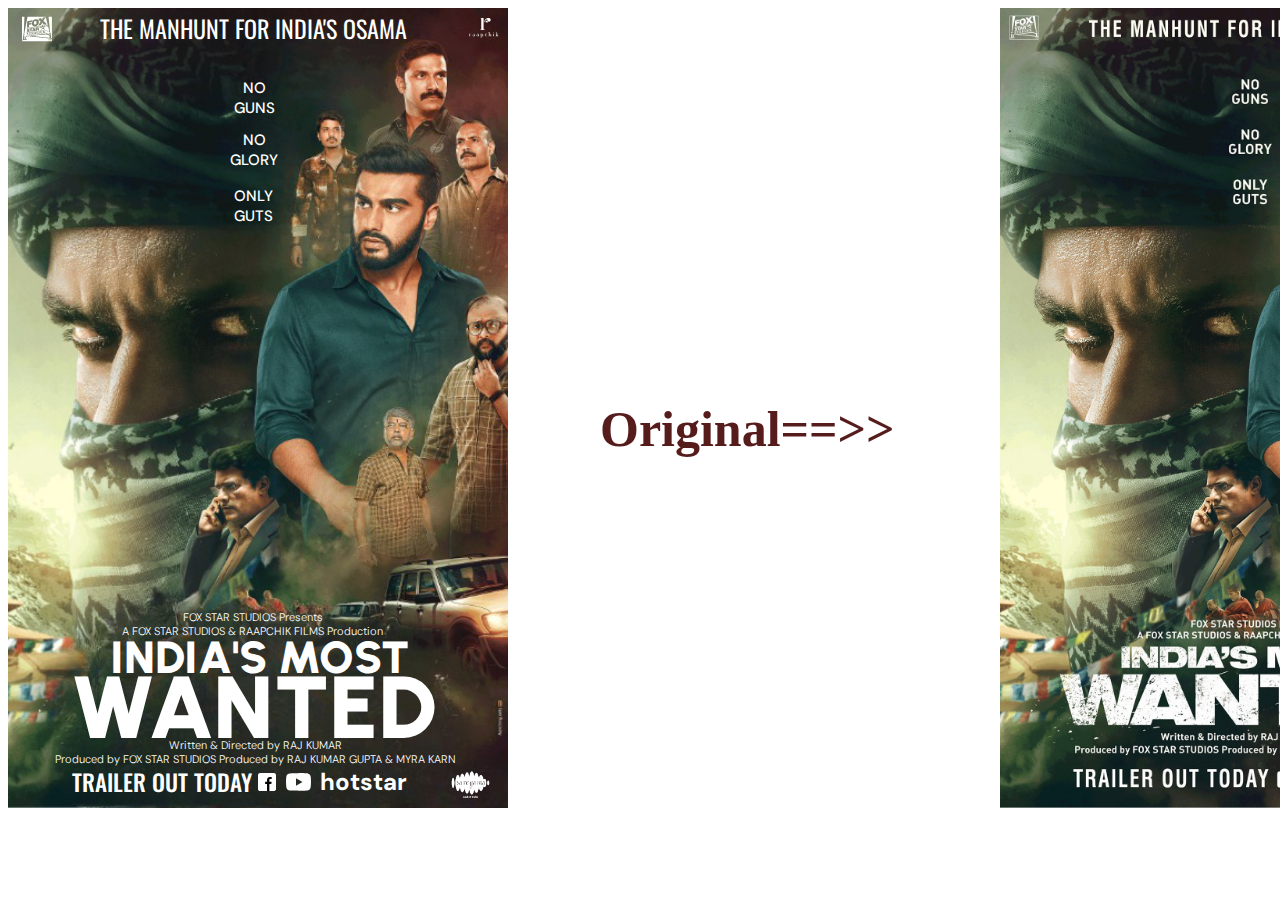
<file: assignment html 1/index.html>
<!DOCTYPE html>
<html lang="en">
<head>
    <meta charset="UTF-8" >
    <meta name="description" content="Making a poster of a movie using HTML and CSS" >
    <meta name="viewport" content="width=device-width, initial-scale=1.0" >
    <meta name="robots" content="noindex,nofollow" >
    <title>Assignment 1</title>
    <!-- CSS FILE  -->
    <link rel="stylesheet" href="./css/style.css">

    <!-- FONTS -->
    <link rel="preconnect" href="https://fonts.googleapis.com">
<link rel="preconnect" href="https://fonts.gstatic.com" crossorigin>
<link href="https://fonts.googleapis.com/css2?family=Oswald:wght@300;400;500;600;700&family=Roboto:wght@500&display=swap" rel="stylesheet">
   
   <link rel="preconnect" href="https://fonts.googleapis.com">
<link rel="preconnect" href="https://fonts.gstatic.com" crossorigin>
<link href="https://fonts.googleapis.com/css2?family=DM+Sans:ital,wght@0,400;0,500;0,700;1,500;1,700&family=Rubik+Puddles&display=swap" rel="stylesheet">
    
    <link rel="preconnect" href="https://fonts.googleapis.com">
<link rel="preconnect" href="https://fonts.gstatic.com" crossorigin>
<link href="https://fonts.googleapis.com/css2?family=Anton&family=DM+Sans:ital,wght@0,400;0,500;0,700;1,500;1,700&family=Rubik+Puddles&display=swap" rel="stylesheet">

<link rel="preconnect" href="https://fonts.googleapis.com">
<link rel="preconnect" href="https://fonts.gstatic.com" crossorigin>
<link href="https://fonts.googleapis.com/css2?family=DM+Sans:ital,wght@0,400;0,500;0,700;1,500;1,700&family=Lilita+One&family=Rubik+Puddles&family=Urbanist:wght@900&display=swap" rel="stylesheet">
</head>
<body class="posterPage">
    <!-- this div is going to contain the image of the still image of the poster -->
    <div class="mainArea">
        <header>
            <!-- this div is containing the fox star studio logo svg -->
            <div>
                <svg xmlns="http://www.w3.org/2000/svg"  width="30" height="30" viewBox="0 0 968.000000 789.000000" preserveAspectRatio="xMidYMid meet">
                    <metadata>
                        Created by potrace 1.15, written by Peter Selinger 2001-2017
                    </metadata>
                    <g transform="translate(0.000000,789.000000) scale(0.100000,-0.100000)" fill="white" stroke="none">
                        <path d="M0 4176 c0 -2512 3 -3717 10 -3721 6 -4 59 2 118 13 59 11 127 23 152 27 24 3 50 11 57 17 10 8 13 132 13 617 l0 606 27 54 c24 47 36 58 82 79 45 21 63 24 114 18 64 -6 122 -35 132 -65 3 -10 14 -26 25 -36 19 -18 20 -33 20 -606 0 -330 4 -590 9 -593 9 -6 32 -3 261 29 193 26 196 29 128 104 -48 54 -67 103 -93 252 -26 150 -16 263 36 409 24 65 107 163 187 217 93 64 243 114 382 128 100 9 334 35 415 45 44 5 139 16 210 25 157 18 414 52 510 66 39 6 111 15 160 19 50 5 173 19 275 30 102 12 221 25 265 29 44 4 112 15 150 24 39 8 149 23 245 32 96 9 200 20 230 25 30 6 102 14 160 19 58 6 204 21 325 35 121 14 241 26 266 26 26 0 65 6 87 14 23 8 90 19 149 25 235 23 409 41 467 51 34 5 113 14 176 21 116 11 260 30 380 48 92 14 232 32 325 42 303 30 523 55 605 70 30 5 111 16 180 24 69 8 159 19 200 25 41 5 93 10 114 10 21 0 75 7 118 16 44 9 91 14 106 11 35 -7 175 -55 227 -77 89 -40 115 -49 151 -55 42 -7 80 -19 131 -41 17 -8 39 -14 49 -14 9 0 25 -6 33 -14 9 -7 48 -23 86 -35 39 -12 86 -28 105 -35 19 -7 53 -19 75 -26 22 -7 63 -23 90 -35 144 -63 132 -59 160 -41 19 13 25 24 23 44 -2 22 -11 30 -43 40 -22 7 -49 16 -60 21 -11 5 -50 19 -87 31 -36 12 -71 27 -78 34 -6 8 -23 16 -38 19 -29 5 -167 52 -217 73 -16 7 -68 28 -113 48 -46 20 -92 36 -103 36 -17 0 -84 22 -249 81 -19 7 -64 26 -100 42 -35 17 -78 34 -95 38 -16 4 -65 20 -108 34 l-79 27 -211 -22 c-116 -11 -214 -23 -218 -26 -4 -2 -56 -8 -116 -14 -172 -15 -435 -48 -473 -59 -19 -6 -56 -11 -81 -11 -25 0 -71 -5 -100 -10 -30 -6 -97 -15 -149 -20 -170 -16 -384 -40 -450 -49 -36 -6 -117 -15 -180 -21 -106 -11 -196 -23 -390 -50 -146 -21 -296 -39 -360 -44 -36 -3 -150 -15 -255 -27 -104 -11 -226 -24 -270 -29 -44 -4 -98 -13 -120 -19 -37 -10 -209 -30 -420 -51 -49 -4 -119 -13 -155 -18 -36 -6 -141 -18 -235 -27 -93 -9 -204 -23 -245 -32 -41 -8 -111 -18 -155 -23 -44 -4 -141 -15 -215 -24 -74 -8 -180 -20 -235 -26 -55 -6 -149 -17 -210 -25 -60 -8 -180 -22 -265 -30 -85 -9 -180 -20 -210 -25 -30 -5 -84 -13 -120 -19 -36 -6 -108 -15 -160 -21 -52 -6 -111 -13 -130 -15 -46 -7 -63 6 -63 45 0 39 15 50 73 50 25 0 90 7 145 15 133 19 385 49 640 75 50 5 112 16 139 25 27 8 67 15 89 15 38 0 148 12 422 45 164 20 281 33 405 45 58 6 127 18 154 26 27 8 65 14 83 14 19 0 82 7 141 15 59 8 175 21 257 30 224 23 390 44 485 60 138 23 267 39 455 55 55 4 129 13 165 18 36 6 117 16 180 22 63 6 169 18 235 27 66 8 156 18 200 23 44 5 102 13 128 19 46 11 221 33 407 51 47 5 114 13 150 18 36 6 142 18 235 27 94 9 213 25 265 35 52 11 147 24 210 30 63 7 185 20 270 31 219 27 270 25 377 -12 48 -17 104 -39 123 -49 19 -10 78 -33 130 -51 52 -17 132 -47 178 -65 45 -19 93 -34 105 -34 13 0 27 -4 33 -9 10 -10 165 -65 227 -81 39 -11 48 -14 107 -45 19 -9 46 -21 60 -26 14 -4 70 -24 125 -44 55 -20 114 -40 130 -45 17 -4 48 -17 69 -29 34 -18 55 -20 145 -19 121 2 160 -11 211 -68 l30 -35 0 -535 0 -534 23 -9 c12 -5 87 -16 166 -25 116 -13 146 -14 152 -4 8 13 1 6841 -7 6866 -3 10 -117 12 -546 10 l-543 -3 3 -75 c2 -41 10 -120 18 -175 14 -102 39 -341 54 -520 4 -55 13 -140 19 -190 12 -104 28 -278 41 -450 5 -66 14 -136 20 -155 6 -19 15 -80 20 -135 24 -280 46 -505 75 -795 16 -158 32 -336 45 -500 4 -58 13 -117 19 -132 6 -16 15 -81 20 -145 31 -362 100 -1078 120 -1238 24 -187 31 -257 41 -379 6 -71 13 -133 16 -137 2 -4 -1 -29 -7 -55 -10 -39 -18 -49 -46 -61 -19 -7 -43 -11 -53 -8 -28 9 -70 63 -70 90 0 28 -43 117 -66 136 -18 15 -42 24 -194 75 -58 19 -117 41 -132 49 -14 8 -31 15 -37 15 -6 0 -30 9 -54 20 -54 25 -194 73 -277 96 -36 9 -72 23 -80 30 -14 11 -164 65 -359 130 -41 13 -80 29 -86 34 -20 17 -157 62 -190 62 -16 1 -70 -4 -120 -10 -49 -6 -135 -16 -190 -22 -55 -6 -134 -20 -175 -30 -41 -10 -122 -24 -180 -30 -58 -7 -204 -26 -325 -42 -227 -31 -276 -37 -480 -62 -66 -7 -136 -19 -155 -25 -19 -7 -69 -16 -110 -21 -41 -5 -147 -18 -235 -30 -88 -11 -198 -25 -245 -31 -47 -5 -92 -12 -100 -15 -8 -3 -49 -10 -90 -14 -41 -4 -122 -15 -180 -24 -185 -28 -383 -55 -555 -76 -49 -5 -119 -14 -155 -20 -36 -5 -119 -16 -185 -25 -66 -9 -142 -20 -170 -25 -138 -24 -249 -40 -400 -60 -38 -5 -124 -16 -190 -25 -66 -9 -172 -22 -235 -30 -63 -8 -137 -21 -165 -29 -27 -8 -120 -22 -205 -31 -85 -9 -180 -21 -210 -26 -30 -6 -91 -14 -135 -19 -44 -5 -150 -18 -235 -30 -85 -11 -180 -23 -210 -26 -30 -3 -89 -14 -130 -24 -86 -22 -284 -45 -300 -35 -5 3 -10 22 -10 41 0 40 24 54 93 54 22 0 66 4 96 10 50 8 118 18 361 50 36 5 94 12 130 15 36 4 92 14 125 22 33 9 89 19 125 23 130 16 316 40 380 49 36 6 119 17 185 26 66 9 167 25 225 36 125 22 226 37 337 49 45 4 90 11 100 14 17 5 169 25 363 46 47 5 101 14 120 20 19 5 51 10 70 10 20 0 78 9 130 19 86 17 173 30 345 51 33 5 134 17 225 29 91 12 201 25 245 30 44 5 93 14 109 20 16 7 120 23 230 36 111 14 215 27 231 30 17 3 64 10 105 15 41 5 108 14 148 19 146 22 219 31 305 41 49 6 97 15 108 20 11 6 54 15 97 20 42 5 149 19 237 30 88 12 192 25 230 30 102 12 272 38 335 50 30 5 87 15 125 20 39 6 95 15 126 21 53 10 58 10 120 -21 35 -18 75 -36 89 -41 14 -4 70 -24 125 -44 55 -20 113 -41 129 -46 16 -4 36 -15 45 -22 9 -8 43 -22 76 -31 33 -10 76 -24 95 -32 19 -7 67 -22 106 -33 40 -10 81 -24 92 -30 11 -6 29 -11 40 -11 11 0 30 -8 43 -19 13 -10 47 -25 74 -34 80 -24 237 -83 270 -101 17 -9 36 -16 43 -16 7 0 27 -7 44 -16 55 -29 56 -9 3 196 -8 30 -24 98 -35 150 -11 52 -27 111 -35 130 -8 19 -24 80 -35 135 -12 55 -28 129 -36 165 -8 36 -21 97 -29 135 -8 39 -20 90 -28 115 -17 54 -37 130 -47 185 -23 117 -52 231 -64 250 -8 13 -37 28 -68 38 -29 8 -69 21 -88 28 -103 37 -140 48 -185 58 -27 7 -61 20 -75 30 -14 10 -36 20 -50 24 -14 3 -70 22 -125 42 -55 20 -111 40 -125 44 -14 5 -51 21 -82 35 -65 29 -79 27 -125 -19 -17 -18 -53 -49 -80 -70 -26 -21 -55 -46 -63 -55 -8 -8 -59 -50 -112 -93 -54 -43 -98 -81 -98 -85 0 -4 -13 -15 -29 -25 -44 -26 -131 -107 -131 -123 0 -13 12 -40 81 -192 16 -34 29 -68 29 -76 0 -7 8 -21 19 -30 10 -9 27 -43 36 -74 18 -56 67 -173 85 -202 27 -42 50 -91 50 -105 0 -20 -32 -19 -61 3 -13 10 -40 25 -59 34 -266 125 -363 170 -405 188 -27 11 -63 34 -80 49 -16 16 -49 38 -72 50 l-42 21 -35 -34 c-20 -18 -36 -38 -36 -43 0 -5 -28 -33 -62 -62 -35 -29 -87 -73 -116 -99 -29 -25 -65 -53 -80 -63 -15 -9 -40 -31 -56 -49 -16 -18 -46 -42 -65 -55 -20 -12 -64 -50 -99 -84 -85 -82 -110 -83 -86 -4 19 63 44 94 218 271 330 335 440 441 559 537 31 25 57 50 57 54 0 5 26 28 58 51 31 23 71 56 87 72 40 39 181 148 191 148 10 0 84 68 84 77 0 15 -183 -38 -210 -62 -8 -7 -26 -15 -40 -18 -69 -15 -297 -112 -328 -139 -9 -9 -44 -29 -77 -45 -33 -16 -80 -43 -104 -59 -24 -16 -51 -33 -60 -39 -53 -33 -165 -107 -225 -149 -9 -6 -29 0 -62 21 -27 16 -74 39 -104 51 -30 11 -79 32 -107 46 -29 14 -58 26 -65 26 -6 0 -21 8 -32 18 -25 21 -227 112 -250 112 -14 0 -36 28 -36 48 0 4 44 14 98 21 53 7 117 16 142 21 80 15 222 39 330 55 195 29 209 37 230 115 6 25 18 68 25 95 8 28 24 86 36 130 12 44 28 92 35 107 8 15 14 36 14 46 0 11 7 33 15 48 8 16 15 38 15 50 0 11 6 43 14 70 8 27 17 62 21 79 6 29 7 28 44 -35 36 -63 90 -177 127 -270 10 -25 26 -54 36 -66 10 -11 18 -24 18 -28 0 -4 12 -33 26 -64 15 -31 35 -77 45 -101 l19 -44 63 7 c34 4 98 16 142 26 82 18 185 37 355 64 52 8 140 22 195 31 l100 17 140 -50 c77 -28 174 -64 215 -81 41 -16 122 -45 180 -62 58 -18 125 -44 151 -57 76 -43 99 -12 59 77 -11 24 -20 54 -20 67 0 39 -29 57 -155 97 -66 22 -138 47 -160 58 -37 17 -234 87 -314 110 -36 12 -70 8 -336 -35 -183 -30 -280 -48 -416 -78 -53 -12 -104 -18 -113 -15 -11 4 -16 19 -16 46 0 34 4 41 23 45 41 9 192 35 227 40 19 2 55 11 80 20 25 8 99 23 165 32 66 9 145 22 176 30 31 7 90 16 130 19 63 6 80 3 114 -14 21 -12 47 -21 57 -21 16 0 39 -9 133 -49 22 -10 57 -25 78 -34 21 -10 46 -17 57 -17 11 0 60 -14 110 -31 104 -36 143 -33 97 7 -15 13 -35 24 -43 24 -8 0 -53 15 -102 34 -48 19 -116 44 -152 55 -36 11 -110 37 -165 57 -129 47 -165 50 -321 25 -71 -12 -158 -26 -194 -32 -36 -5 -85 -15 -110 -21 -25 -6 -70 -14 -100 -18 -172 -23 -230 -33 -270 -49 -25 -9 -53 -15 -62 -13 -19 4 -36 68 -22 81 18 16 96 32 364 73 36 5 70 14 77 19 6 6 38 14 70 19 74 12 293 47 357 59 27 4 63 5 80 0 55 -14 200 -66 231 -82 43 -23 131 -53 195 -67 30 -7 65 -18 77 -26 12 -8 34 -14 48 -14 25 0 26 2 20 33 -4 17 -15 57 -25 87 -16 47 -41 153 -91 385 -20 89 -40 149 -59 176 -10 14 -30 79 -45 145 -14 65 -30 133 -34 149 -5 17 -17 66 -26 110 -9 44 -25 107 -35 140 -26 87 -46 168 -65 265 -10 47 -23 105 -31 129 -8 25 -14 55 -14 68 0 13 -7 37 -15 54 -9 16 -20 50 -25 77 -6 26 -19 85 -30 132 -11 47 -33 146 -49 220 -55 254 -59 262 -128 287 -95 36 -101 35 -134 -9 -16 -23 -29 -45 -29 -50 0 -6 -18 -36 -40 -67 -22 -31 -50 -76 -63 -98 -12 -23 -35 -66 -51 -95 -15 -29 -34 -60 -41 -68 -8 -8 -35 -53 -60 -100 -26 -47 -55 -94 -65 -105 -9 -11 -43 -68 -74 -126 -31 -59 -70 -123 -86 -144 -16 -20 -32 -46 -36 -58 -4 -12 -15 -34 -25 -49 -28 -39 -24 -59 24 -106 23 -23 67 -67 97 -98 30 -31 68 -68 84 -82 16 -15 45 -45 65 -66 20 -22 49 -51 65 -65 15 -14 79 -78 141 -141 62 -63 128 -128 146 -145 18 -16 51 -50 73 -74 23 -23 94 -96 159 -161 65 -66 117 -127 117 -137 0 -16 -13 -21 -87 -31 -87 -12 -129 -20 -268 -48 -64 -12 -307 -54 -430 -74 -27 -4 -68 -15 -90 -24 -65 -25 -81 -21 -115 29 -17 24 -39 50 -49 57 -9 7 -35 38 -56 68 -21 30 -72 98 -114 150 -42 52 -88 110 -102 130 -15 19 -47 57 -72 85 l-44 50 -26 -51 c-14 -28 -33 -56 -41 -63 -9 -8 -16 -17 -16 -21 0 -17 -100 -218 -115 -230 -8 -7 -15 -18 -15 -24 0 -10 -26 -61 -142 -286 -16 -30 -35 -60 -43 -66 -8 -6 -54 -16 -102 -24 -48 -7 -113 -18 -143 -26 -30 -7 -116 -22 -191 -33 -75 -12 -149 -28 -165 -36 -16 -8 -43 -15 -59 -15 -17 0 -56 -7 -88 -15 -88 -23 -107 -6 -62 56 13 19 37 56 52 83 16 27 47 78 71 114 23 35 42 67 42 69 0 3 19 37 42 76 23 40 52 93 64 118 12 26 27 49 32 53 6 4 34 50 63 104 29 53 60 106 70 117 16 18 45 68 125 219 14 27 33 57 42 67 10 9 35 53 57 95 22 43 53 93 68 111 18 20 27 41 25 55 -3 25 -14 30 -218 100 -63 22 -120 44 -128 50 -12 10 -176 70 -283 104 -26 8 -52 21 -59 29 -14 17 -46 20 -55 5 -3 -6 3 -22 14 -36 25 -32 64 -137 87 -239 15 -64 19 -120 19 -280 0 -203 -5 -241 -52 -415 -27 -99 -139 -311 -213 -400 -111 -135 -304 -300 -351 -300 -6 0 -29 -13 -52 -29 -78 -53 -219 -112 -312 -132 -22 -4 -58 -12 -80 -18 -151 -38 -192 -43 -313 -43 -127 0 -169 7 -327 57 -75 24 -195 86 -210 109 -8 12 -36 38 -63 59 -28 21 -65 63 -87 99 -21 35 -46 72 -56 83 -38 43 -91 215 -108 355 -24 189 -7 387 50 575 28 93 49 149 63 165 24 29 78 150 73 163 -6 17 -184 80 -203 73 -11 -4 -14 -38 -14 -159 0 -179 2 -176 -100 -195 -87 -17 -132 -27 -280 -63 -69 -17 -146 -35 -172 -39 -27 -5 -52 -11 -57 -15 -5 -3 -31 -10 -58 -15 -26 -5 -79 -16 -118 -25 -38 -8 -80 -15 -92 -15 -12 0 -27 -9 -33 -20 -17 -31 -26 -215 -11 -224 13 -8 199 28 241 46 14 6 43 14 65 18 22 4 119 25 215 45 96 21 197 38 224 39 l49 1 -1 -228 c-1 -125 -4 -232 -7 -237 -8 -12 -107 -40 -145 -40 -18 0 -44 -7 -58 -14 -15 -8 -76 -24 -137 -36 -60 -11 -139 -27 -175 -35 -36 -7 -108 -21 -160 -31 -52 -9 -101 -22 -108 -28 -9 -9 -14 -106 -19 -394 -3 -211 -10 -385 -14 -388 -5 -3 -48 -12 -96 -20 -49 -9 -108 -19 -133 -24 -25 -5 -83 -15 -130 -23 -47 -8 -115 -22 -152 -33 -52 -14 -71 -15 -80 -6 -9 9 -9 92 0 359 7 192 17 632 23 978 13 690 9 655 71 655 16 0 46 9 66 19 20 11 93 32 162 46 69 15 141 31 160 35 19 4 91 20 160 35 69 14 148 35 175 45 28 11 86 26 130 35 44 9 125 28 180 42 55 14 120 29 145 34 25 5 63 15 85 23 22 7 73 21 113 31 81 19 64 22 227 -45 102 -42 154 -60 177 -60 9 0 33 19 54 43 41 45 162 147 174 147 5 0 27 16 50 35 44 36 250 141 330 167 190 63 448 87 620 59 114 -19 301 -72 326 -92 6 -5 67 -29 135 -53 68 -24 142 -51 164 -61 120 -52 342 -128 354 -120 7 4 -175 200 -250 270 -128 118 -226 225 -206 225 24 0 125 25 135 33 7 5 32 14 55 18 47 8 258 53 327 70 25 6 65 15 89 20 24 5 49 13 55 18 12 10 133 41 159 41 9 0 32 -24 52 -54 20 -30 42 -57 50 -59 7 -3 32 -33 55 -66 22 -34 49 -69 59 -78 10 -10 42 -49 71 -88 29 -38 68 -85 86 -104 l34 -34 36 79 c20 43 45 97 55 119 10 22 25 51 33 65 9 14 32 61 51 105 20 44 45 98 57 120 12 22 30 58 40 80 11 22 25 51 31 65 13 26 37 35 187 65 47 9 108 25 135 34 51 19 128 37 270 66 44 9 96 21 115 27 19 7 64 17 100 23 63 10 65 11 65 40 l0 30 -2939 0 c-2602 0 -2940 -2 -2947 -15 -4 -8 -13 -53 -19 -100 -7 -47 -19 -100 -26 -119 -8 -18 -14 -48 -14 -67 0 -18 -5 -45 -11 -60 -5 -16 -14 -58 -19 -94 -5 -36 -18 -119 -30 -185 -11 -66 -25 -145 -29 -175 -5 -30 -14 -68 -20 -83 -10 -27 -30 -132 -51 -267 -17 -114 -50 -263 -89 -400 -24 -84 -44 -178 -61 -290 -6 -41 -18 -102 -25 -135 -8 -33 -23 -122 -35 -198 -11 -75 -27 -152 -34 -170 -12 -27 -43 -197 -76 -422 -13 -83 -39 -217 -49 -249 -6 -17 -17 -71 -26 -121 -37 -208 -78 -443 -85 -490 -8 -51 -35 -193 -51 -275 -5 -25 -13 -74 -19 -110 -6 -36 -13 -72 -16 -80 -3 -8 -10 -40 -14 -70 -5 -30 -18 -109 -30 -175 -11 -66 -25 -145 -30 -175 -4 -30 -15 -72 -24 -92 -9 -21 -16 -51 -16 -68 0 -17 -6 -63 -14 -103 -7 -40 -21 -117 -30 -172 -9 -55 -21 -119 -26 -142 -5 -23 -13 -68 -16 -100 -9 -78 -26 -109 -69 -123 -41 -14 -92 -1 -120 30 -16 17 -17 35 -11 172 4 84 9 180 11 213 8 106 25 485 30 681 3 106 10 259 15 340 5 82 10 208 10 281 0 73 5 210 10 305 6 95 17 378 25 628 25 751 34 970 44 1080 10 107 18 268 26 535 2 83 9 267 14 410 6 143 12 348 13 455 l3 195 -392 3 -393 2 0 -3714z m6288 878 c2 -17 -3 -35 -10 -41 -15 -12 -134 -43 -167 -43 -12 0 -50 -6 -84 -14 -34 -8 -105 -21 -157 -30 -52 -9 -124 -21 -160 -27 -36 -6 -94 -15 -130 -19 -36 -5 -78 -13 -93 -19 -16 -6 -43 -11 -60 -11 -18 0 -54 -7 -81 -15 -26 -8 -80 -19 -120 -25 -39 -5 -89 -14 -111 -19 -68 -17 -159 -31 -440 -70 -27 -4 -70 -14 -95 -23 -25 -9 -99 -24 -165 -33 -66 -9 -147 -23 -180 -30 -33 -8 -78 -16 -100 -19 -22 -3 -96 -15 -165 -26 -69 -11 -153 -25 -188 -30 -35 -6 -76 -17 -92 -25 -16 -8 -43 -15 -61 -15 -18 0 -66 -6 -108 -14 -42 -8 -121 -21 -176 -31 -55 -9 -122 -20 -150 -25 -27 -6 -77 -15 -110 -21 -33 -6 -82 -17 -109 -25 -27 -8 -67 -14 -88 -14 -22 0 -49 -5 -61 -11 -11 -7 -50 -15 -86 -20 -109 -14 -331 -50 -421 -70 -25 -5 -76 -13 -115 -18 -38 -5 -90 -16 -114 -25 -24 -9 -61 -16 -82 -16 -21 0 -50 -5 -66 -11 -28 -11 -59 -16 -238 -40 -49 -6 -113 -18 -140 -26 -28 -8 -75 -13 -105 -11 -51 3 -55 5 -58 30 -4 31 -3 31 127 53 52 9 105 21 118 26 22 8 104 23 268 49 28 4 145 24 260 45 116 20 235 41 265 45 30 4 66 13 80 18 14 6 72 19 130 28 58 9 123 20 145 24 22 4 114 20 205 35 91 15 185 34 210 42 50 16 53 17 160 33 126 20 301 50 380 65 41 8 136 24 210 36 74 11 141 25 148 32 8 6 42 14 76 18 59 7 199 29 301 49 28 5 91 16 140 25 50 8 110 20 135 25 25 5 70 13 100 19 30 5 93 17 140 26 97 18 359 62 440 75 82 12 178 30 240 45 51 12 152 31 370 70 47 8 108 19 135 24 82 15 100 11 103 -25z m-47 -124 c12 -7 19 -21 19 -41 0 -35 -17 -44 -135 -66 -246 -47 -259 -49 -485 -83 -74 -12 -162 -29 -195 -39 -33 -11 -114 -27 -180 -36 -66 -10 -140 -22 -165 -27 -25 -6 -72 -14 -105 -18 -33 -5 -123 -18 -200 -30 -77 -11 -167 -24 -201 -29 -33 -5 -74 -16 -92 -25 -17 -9 -42 -16 -56 -16 -22 0 -175 -23 -326 -49 -30 -6 -98 -17 -150 -26 -52 -9 -135 -25 -185 -35 -49 -11 -130 -26 -180 -35 -49 -9 -112 -20 -140 -25 -27 -5 -86 -14 -130 -20 -44 -6 -100 -15 -125 -20 -25 -5 -88 -17 -140 -25 -111 -18 -193 -34 -235 -45 -16 -5 -75 -16 -130 -25 -55 -9 -136 -23 -180 -30 -44 -8 -129 -21 -190 -31 -60 -9 -139 -25 -175 -35 -36 -10 -119 -26 -185 -35 -66 -9 -143 -22 -172 -30 -28 -8 -65 -14 -83 -14 -17 0 -50 -4 -73 -9 -23 -5 -84 -17 -136 -27 -91 -17 -94 -17 -107 1 -36 49 -3 68 155 89 68 9 129 21 136 26 7 6 37 13 66 16 30 3 68 10 84 15 30 8 186 34 300 50 61 8 138 23 210 40 45 11 232 46 315 59 169 26 371 61 415 70 28 6 77 15 110 19 33 5 74 13 90 19 27 11 146 32 285 52 30 4 80 13 110 19 118 23 226 41 253 41 15 0 44 7 65 16 20 9 62 20 92 24 215 31 287 43 302 51 9 5 34 9 55 9 21 0 67 6 103 14 82 19 257 46 293 46 15 0 53 8 84 19 32 10 108 26 168 35 115 17 241 38 335 56 30 6 86 15 125 21 38 6 76 14 85 19 9 5 54 14 100 20 47 6 89 14 95 18 5 4 35 9 65 13 115 14 276 40 295 49 26 11 24 11 46 0z m-958 -462 c71 -15 102 -42 140 -123 21 -42 27 -71 27 -120 0 -35 -4 -67 -10 -70 -5 -3 -14 -23 -20 -43 -9 -33 -33 -67 -101 -139 -24 -27 -19 -39 20 -48 45 -10 109 -70 120 -113 5 -20 12 -86 15 -147 5 -91 9 -114 27 -139 28 -37 16 -60 -32 -63 -19 -2 -90 -10 -159 -19 -69 -9 -138 -14 -154 -12 -36 4 -41 19 -54 171 -10 119 -21 141 -75 150 -46 8 -230 -13 -240 -27 -5 -6 -6 -86 -4 -178 3 -118 1 -170 -7 -176 -6 -5 -72 -17 -146 -26 -74 -9 -147 -19 -162 -21 -29 -5 -42 7 -51 45 -3 14 -11 238 -17 499 -8 340 -9 476 -1 484 15 15 98 36 143 37 21 0 55 6 75 14 21 8 72 20 113 26 153 22 216 31 270 39 84 13 217 12 283 -1z m-1309 -174 c9 -3 16 -12 16 -19 0 -7 13 -36 29 -66 32 -61 71 -155 100 -244 34 -105 52 -150 67 -166 8 -8 14 -20 14 -26 0 -15 100 -253 119 -283 21 -32 63 -161 57 -175 -3 -8 -18 -15 -33 -15 -15 0 -89 -8 -164 -17 -154 -19 -158 -18 -178 46 -6 22 -16 43 -20 46 -14 8 -311 -33 -326 -45 -8 -6 -19 -36 -26 -66 -7 -30 -20 -59 -28 -63 -9 -4 -52 -13 -96 -20 -44 -7 -113 -17 -153 -23 -40 -6 -75 -8 -79 -5 -8 8 12 77 37 132 22 48 43 109 65 190 9 33 30 94 47 135 16 41 33 89 38 105 5 17 21 64 35 105 14 41 34 109 45 151 10 42 23 86 29 97 6 11 11 30 11 42 0 12 8 34 19 48 10 15 20 36 22 46 5 25 78 50 211 71 56 9 104 18 107 21 6 6 16 5 35 -2z m-608 -112 c13 -8 29 -229 20 -260 -7 -20 -39 -29 -195 -52 -41 -6 -81 -16 -88 -22 -10 -8 -13 -86 -13 -365 l0 -354 -35 -15 c-19 -7 -49 -14 -66 -14 -18 0 -71 -7 -119 -17 -48 -9 -94 -13 -103 -10 -15 6 -17 40 -17 356 0 297 -2 350 -15 354 -8 4 -67 -3 -132 -14 -94 -16 -119 -17 -129 -7 -10 10 -12 45 -7 141 6 119 7 128 27 132 50 10 201 36 321 55 72 11 153 27 180 35 28 8 115 25 195 39 176 29 163 27 176 18z m-1154 -227 c61 -16 137 -62 160 -97 21 -33 49 -119 42 -130 -10 -16 -54 -28 -173 -49 l-116 -20 -25 29 c-32 37 -53 44 -107 36 -43 -6 -93 -44 -93 -70 0 -36 96 -64 223 -64 153 0 278 -70 311 -174 21 -64 20 -98 -5 -171 -43 -131 -107 -198 -244 -255 -33 -14 -67 -30 -75 -35 -16 -10 -81 -21 -192 -31 -72 -7 -188 16 -209 42 -6 8 -17 14 -23 14 -23 0 -104 95 -115 135 -21 79 -19 81 137 104 114 17 142 14 182 -19 29 -26 42 -30 93 -30 89 0 156 44 143 94 -8 33 -71 51 -221 65 -187 17 -243 44 -295 144 -24 45 -27 146 -6 185 8 15 22 46 32 70 18 45 103 131 157 159 39 19 69 29 182 58 108 28 162 30 237 10z m4975 -620 c79 -23 144 -111 97 -129 -8 -3 -55 -10 -104 -16 -72 -8 -94 -7 -124 5 -63 27 -126 14 -126 -25 0 -24 15 -28 155 -33 94 -4 118 -9 168 -32 75 -36 97 -64 97 -124 -1 -56 -11 -75 -70 -127 -55 -49 -75 -57 -192 -85 -120 -28 -224 -23 -303 16 -81 39 -128 117 -75 123 14 1 61 9 106 18 l81 15 48 -26 c38 -19 57 -24 84 -19 50 9 71 22 71 42 0 32 -22 42 -94 42 -270 0 -390 105 -286 247 32 44 137 102 186 104 16 1 40 5 54 9 43 14 174 11 227 -5z m-1013 -147 c38 -12 71 -40 129 -108 24 -28 29 -46 34 -111 5 -66 3 -83 -16 -122 -30 -61 -93 -131 -133 -147 -18 -7 -42 -21 -53 -31 -25 -22 -80 -36 -176 -44 -143 -13 -252 31 -307 124 -24 41 -27 56 -27 136 1 90 14 132 57 186 44 54 175 118 273 133 48 7 177 -2 219 -16z m-939 -125 c13 -34 30 -473 18 -491 -5 -9 -28 -20 -49 -24 -21 -4 -63 -12 -92 -19 -42 -9 -56 -9 -61 0 -12 19 -21 514 -10 526 5 5 36 13 67 16 104 11 119 10 127 -8z m-670 -124 c83 -49 100 -81 99 -189 -1 -111 -14 -148 -76 -210 -60 -58 -124 -83 -266 -100 -48 -6 -122 -16 -165 -22 -43 -6 -80 -8 -84 -5 -3 3 -8 113 -11 245 -3 172 -2 244 7 260 10 19 21 22 69 23 31 0 95 9 142 19 127 29 210 22 285 -21z m-878 -67 c8 -5 13 -61 14 -187 2 -152 0 -186 -14 -219 -46 -105 -156 -156 -339 -156 -79 0 -106 4 -142 21 -69 34 -79 63 -84 260 -3 107 0 173 6 186 9 15 28 22 89 31 117 16 113 22 113 -168 0 -151 1 -160 22 -180 12 -11 30 -20 40 -20 31 0 86 27 97 48 7 13 11 85 11 181 0 182 1 186 78 196 26 4 52 8 57 10 18 6 40 5 52 -3z m-876 -182 c3 -30 2 -60 -3 -66 -4 -6 -36 -14 -70 -18 -34 -3 -68 -12 -75 -19 -9 -9 -13 -58 -14 -167 0 -85 -3 -164 -6 -176 -3 -17 -17 -22 -85 -32 -44 -6 -84 -9 -89 -6 -5 3 -9 82 -9 175 0 196 2 193 -98 177 -30 -5 -59 -5 -63 -1 -10 10 -15 106 -6 120 3 5 43 15 89 22 166 26 354 49 388 47 35 -1 35 -1 41 -56z m6499 -5 c7 -9 13 -41 14 -73 2 -118 -76 -217 -208 -262 -76 -25 -141 -25 -199 0 -73 33 -148 133 -151 204 -1 27 3 32 39 44 22 7 63 17 90 22 186 33 231 43 242 52 12 10 86 25 134 27 15 0 32 -6 39 -14z m-7379 -76 c30 -16 70 -71 67 -92 -4 -28 -55 -40 -132 -33 -96 10 -121 10 -141 3 -44 -17 57 -56 147 -57 71 0 113 -25 133 -76 15 -39 15 -46 0 -92 -22 -65 -40 -84 -127 -127 -66 -32 -79 -35 -162 -35 -83 0 -93 2 -137 31 -50 32 -78 80 -56 97 12 9 124 42 144 42 5 0 22 -11 37 -25 29 -27 59 -31 100 -15 28 10 35 41 14 57 -7 6 -48 13 -92 17 -151 12 -196 40 -196 123 0 54 38 124 78 143 58 29 99 43 147 50 55 9 151 3 176 -11z m-1477 -169 c33 -6 140 -19 236 -31 150 -17 177 -23 193 -41 12 -14 14 -24 7 -33 -6 -7 -16 -33 -24 -58 -21 -71 -51 -104 -127 -142 -92 -47 -159 -48 -251 -5 -87 41 -116 74 -139 157 -19 68 -25 144 -12 156 9 10 46 9 117 -3z"/>
                        <path d="M4935 4209 c-22 -5 -67 -12 -100 -16 l-60 -8 -3 -85 c-4 -120 -12 -118 198 -73 105 22 149 71 124 138 -14 35 -94 58 -159 44z"/>
                        <path d="M3786 3868 c-5 -27 -25 -127 -36 -181 -4 -21 -15 -46 -25 -57 -26 -28 -16 -55 20 -53 31 1 104 11 143 19 27 5 29 35 4 78 -18 29 -41 99 -59 176 -10 42 -40 53 -47 18z"/>
                    <path d="M5919 3045 c-74 -39 -99 -125 -60 -211 23 -50 68 -70 135 -60 71 11 106 64 106 160 0 62 -24 100 -76 122 -43 18 -51 17 -105 -11z"/>
                    <path d="M4274 2815 c-14 -22 -16 -41 -10 -127 4 -56 9 -105 12 -110 16 -26 115 7 157 53 22 25 27 39 27 84 0 49 -3 57 -37 89 -33 31 -45 36 -85 36 -40 0 -50 -4 -64 -25z"/>
                    <path d="M4290 6543 c-39 -6 -124 -34 -134 -44 -6 -5 -17 -9 -26 -9 -9 0 -51 -33 -92 -74 -63 -61 -84 -90 -121 -167 -62 -130 -72 -177 -72 -354 1 -159 14 -241 46 -287 10 -15 19 -32 19 -38 0 -31 69 -105 135 -143 69 -41 72 -42 160 -41 84 0 96 3 177 42 90 43 162 103 192 160 9 18 21 32 26 32 20 0 65 126 89 248 6 30 11 99 11 155 0 293 -95 471 -271 511 -67 16 -90 17 -139 9z"/>
                    <path d="M7600 2173 c-202 -14 -532 -46 -565 -55 -22 -5 -94 -14 -160 -19 -66 -5 -165 -13 -220 -18 -55 -6 -179 -17 -275 -25 -96 -9 -240 -22 -320 -31 -80 -8 -235 -22 -345 -31 -110 -8 -229 -20 -265 -25 -185 -27 -357 -44 -740 -74 -173 -14 -342 -29 -375 -35 -33 -5 -85 -10 -116 -10 -31 0 -92 -7 -135 -15 -73 -13 -260 -32 -544 -55 -63 -5 -158 -14 -210 -20 -52 -5 -144 -12 -203 -16 -90 -6 -109 -10 -118 -25 -12 -22 -1 -25 121 -33 47 -3 132 -12 190 -20 110 -16 266 -32 435 -46 143 -12 425 -39 526 -50 47 -6 110 -10 140 -10 30 0 79 -7 109 -15 30 -9 141 -22 245 -30 105 -8 260 -21 345 -30 85 -9 205 -20 265 -25 61 -5 207 -18 325 -30 118 -11 265 -25 325 -30 61 -6 128 -14 150 -20 22 -5 146 -18 275 -30 214 -18 375 -34 640 -61 52 -5 163 -16 245 -25 83 -8 186 -19 230 -25 229 -28 436 -47 740 -70 83 -6 168 -15 190 -20 22 -4 69 -9 105 -9 36 0 94 -5 130 -11 88 -14 131 -14 141 3 5 7 9 160 9 339 0 325 0 326 -22 346 -24 22 -88 46 -223 83 -104 28 -167 49 -180 60 -10 8 -90 32 -165 50 -19 4 -48 13 -65 18 -16 6 -84 25 -150 43 -66 17 -127 38 -135 45 -8 7 -28 16 -45 19 -16 4 -59 16 -94 26 -59 18 -100 20 -211 12z"/>
                    <path d="M1900 1590 c-106 -13 -221 -40 -244 -55 -11 -8 -27 -15 -36 -15 -21 0 -191 -87 -211 -108 -9 -9 -38 -48 -64 -86 -50 -73 -74 -146 -75 -226 0 -56 24 -176 40 -195 15 -18 50 -87 50 -98 0 -20 119 -157 136 -157 4 0 24 -16 45 -35 22 -19 43 -35 48 -35 5 0 12 -8 15 -17 11 -27 -17 -40 -102 -47 -42 -4 -102 -11 -132 -16 -153 -26 -402 -61 -522 -75 -25 -3 -58 -9 -73 -15 -14 -5 -43 -10 -64 -10 -21 0 -57 -6 -82 -14 -24 -8 -82 -19 -129 -26 -47 -6 -112 -15 -145 -20 -173 -26 -274 -42 -310 -48 l-40 -7 0 -135 0 -135 4810 -3 c2646 -1 4820 0 4833 3 l22 5 -2 378 -3 377 -77 12 c-43 6 -83 15 -89 19 -6 3 -57 10 -113 15 -55 4 -191 17 -301 28 -110 11 -227 23 -260 26 -33 3 -118 12 -190 20 -222 25 -438 45 -490 45 -27 0 -72 7 -100 15 -27 9 -95 20 -150 25 -115 11 -360 34 -520 50 -174 17 -368 39 -525 60 -171 23 -308 38 -445 50 -55 5 -255 25 -445 45 -190 20 -383 40 -430 45 -47 4 -132 15 -190 23 -131 19 -513 58 -895 92 -99 9 -223 25 -275 35 -52 11 -109 20 -125 20 -43 0 -331 28 -460 45 -61 8 -133 15 -160 15 -28 0 -77 4 -110 10 -55 8 -228 26 -490 50 -55 5 -129 16 -165 24 -147 33 -632 63 -760 46z m6921 -919 c13 -2 20 -53 9 -66 -7 -8 -35 -15 -63 -17 l-52 -3 -3 -173 c-3 -187 -4 -191 -57 -178 l-25 6 0 171 c0 167 0 170 -22 178 -13 5 -29 6 -36 4 -25 -10 -62 7 -62 28 0 52 8 54 162 52 78 0 146 -2 149 -2z m220 -18 c17 -18 68 -114 88 -165 6 -16 17 -28 25 -28 25 0 46 12 46 26 0 21 67 159 84 173 20 16 113 21 125 7 14 -16 17 -414 4 -427 -6 -6 -26 -9 -44 -7 l-34 3 -3 128 c-2 99 -6 127 -16 127 -16 0 -53 -58 -62 -98 -14 -56 -64 -142 -83 -142 -23 0 -53 48 -86 136 -28 75 -54 116 -69 111 -7 -2 -13 -51 -16 -133 l-5 -129 -40 0 -40 0 -3 195 c-1 107 0 205 3 217 8 34 94 39 126 6z"/>
                </g>
                </svg>
            </div>
            <!-- this anchor tag will take you to the original poster in new window -->
            <a href="https://amc-theatres-res.cloudinary.com/v1558048087/amc-cdn/production/2/movies/59300/59257/PosterDynamic/76609.jpg" target="_blank">
                <h2>
                    THE MANHUNT FOR INDIA'S OSAMA
                </h2>
            </a>
        <!-- this div is containing the rapchik logo svg -->
            <div>
                <svg xmlns="http://www.w3.org/2000/svg"  width="100" height="100" viewBox="0 0 474.000000 266.000000" preserveAspectRatio="xMidYMid meet">
                    <g transform="translate(0.000000,266.000000) scale(0.100000,-0.100000)" fill="white" stroke="none">
                    <!-- <path d="M0 2490 l0 -170 2370 0 2370 0 0 170 0 170 -2370 0 -2370 0 0 -170z"/> -->
                    <path d="M2185 1940 c-4 -6 7 -10 24 -10 l31 0 0 -265 0 -265 -31 0 c-17 0 -28 -4 -24 -10 4 -6 53 -10 116 -10 66 0 109 4 109 10 0 6 -13 10 -30 10 l-30 0 0 275 0 275 -79 0 c-44 0 -83 -4 -86 -10z"/>
                    <path d="M2515 1934 c-65 -24 -114 -84 -140 -171 -12 -42 11 -23 35 28 27 57 61 89 96 89 20 0 24 -5 24 -30 0 -66 85 -105 130 -60 46 46 32 122 -26 146 -41 17 -68 17 -119 -2z"/>
                    <path d="M2451 1796 c-25 -14 -50 -51 -51 -75 0 -8 10 1 23 19 28 43 43 47 51 16 12 -48 76 -41 76 8 0 44 -49 60 -99 32z"/>
                    <path d="M2588 1273 c8 -3 12 -32 12 -93 0 -61 -4 -90 -12 -93 -7 -3 1 -6 17 -6 30 -1 30 0 27 44 -3 28 1 52 9 62 10 12 10 15 2 9 -10 -5 -13 5 -13 38 0 44 -1 46 -27 45 -16 0 -22 -3 -15 -6z"/>
                    <path d="M2938 1194 c2 -56 -1 -90 -8 -100 -10 -12 -7 -14 20 -14 27 0 31 2 20 15 -6 8 -9 19 -5 25 9 15 38 -9 31 -27 -4 -9 4 -13 25 -13 l30 0 -31 38 -31 37 28 22 28 23 -24 0 c-13 0 -21 -3 -18 -7 8 -7 -21 -43 -35 -43 -4 0 -8 29 -8 65 0 45 -4 65 -12 65 -10 0 -12 -22 -10 -86z"/>
                    <path d="M2810 1256 c0 -9 7 -16 16 -16 17 0 14 22 -4 28 -7 2 -12 -3 -12 -12z"/>
                    <path d="M2048 1199 c-10 -5 -18 -17 -18 -24 0 -23 14 -17 27 10 6 14 10 25 10 25 -1 0 -10 -5 -19 -11z"/>
                    <path d="M2262 1201 c-7 -4 -25 -6 -40 -3 -24 5 -25 3 -14 -11 10 -11 13 -40 10 -96 -3 -81 -3 -81 22 -80 14 0 19 3 13 6 -7 2 -13 20 -13 40 0 30 3 34 20 28 50 -16 91 34 68 83 -7 14 -19 28 -26 30 -10 3 -12 -1 -5 -14 22 -48 -2 -109 -35 -87 -24 15 -21 79 4 98 20 15 17 20 -4 6z"/>
                    <path d="M2435 1185 c-29 -28 -31 -51 -9 -83 18 -26 56 -29 78 -6 23 22 20 31 -3 10 -31 -28 -55 -17 -59 27 -3 40 11 67 35 67 7 0 13 -7 11 -16 -2 -10 3 -19 10 -21 18 -7 15 34 -4 41 -26 10 -34 7 -59 -19z"/>
                    <path d="M2669 1197 c15 -15 14 -104 -1 -110 -7 -3 1 -6 17 -6 30 -1 31 0 28 37 -7 65 -12 79 -34 85 -17 4 -19 3 -10 -6z"/>
                    <path d="M1680 1140 c0 -54 2 -60 21 -60 13 0 18 4 13 12 -4 6 -6 33 -5 60 1 37 -2 48 -14 48 -12 0 -15 -13 -15 -60z"/>
                    <path d="M1732 1189 c2 -6 8 -10 13 -10 5 0 11 4 13 10 2 6 -4 11 -13 11 -9 0 -15 -5 -13 -11z"/>
                    <path d="M1847 1193 c-11 -10 -8 -33 4 -33 6 0 9 6 6 14 -3 8 -1 17 6 20 7 3 8 5 1 5 -6 1 -14 -2 -17 -6z"/>
                    <path d="M1897 1151 c2 -37 -1 -50 -13 -55 -34 -13 -48 25 -16 43 9 6 12 11 6 11 -21 0 -46 -27 -42 -46 3 -15 12 -19 49 -19 l46 -1 -1 46 c-1 44 -10 70 -24 70 -4 0 -6 -22 -5 -49z"/>
                    <path d="M2087 1179 c4 -12 0 -25 -8 -30 -10 -6 -10 -9 -1 -9 18 0 15 -40 -4 -47 -24 -9 -38 11 -25 36 7 12 8 21 3 21 -16 0 -34 -28 -30 -47 3 -14 13 -18 51 -19 l48 -1 -2 41 c-3 44 -14 76 -28 76 -5 0 -7 -9 -4 -21z"/>
                    <path d="M2809 1149 c2 -36 -1 -54 -10 -60 -10 -6 -7 -9 11 -9 25 0 26 3 28 60 1 51 -1 60 -16 60 -14 0 -16 -8 -13 -51z"/>
                    <!-- <path d="M0 170 l0 -170 2370 0 2370 0 0 170 0 170 -2370 0 -2370 0 0 -170z"/> -->
                    </g>
                </svg>
            </div>
        </header>
        <main>
            <!-- this div is going to contain the lines which are in top center of the poster -->
            <div>
                <div>
                    NO
                    <br>
                    GUNS
                </div>
                <div>
                    NO
                    <br>
                    GLORY
                </div>
                <div> 
                    ONLY 
                    <br>
                    GUTS
                </div>
            </div>
            <!-- this section is going to contain the main info about the movie -->
            <section>
                <!-- this div will thow the studios involved in making of the movie -->
                <div>
                    FOX STAR STUDIOS Presents
                    <br>
                    A FOX STAR STUDIOS & RAAPCHIK FILMS Production
                </div>
                <!-- this anchor tag will contain the name of the movie and the youtube link to the movie trailer -->
                <a href="https://www.youtube.com/watch?v=xmab5E_62og" target="_blank">
                    <h3>
                            INDIA'S MOST
                        </h3>
                            <h3>
                                
                            WANTED
                    </h3>
                </a>
                <!-- this div will contain the name of the producers and the writers of this movie -->
                <div>
                    Written & Directed by RAJ KUMAR 
                    <br>
                    Produced by FOX STAR STUDIOS Produced by RAJ KUMAR GUPTA & MYRA KARN
                </div>
            </section>
        </main>
        <footer>
            <div>
                TRAILER OUT TODAY
            </div>
            <!-- this div contain svg code for the facebook logo -->
            <div>
                <svg xmlns="http://www.w3.org/2000/svg" viewBox="0 0 512 512" width="18" height="24">
                    <rect width="512" height="512" fill="black"/>
                    <path d="M458.667 0h-405.334C24.146 0 0 24.146 0 53.333v405.334C0 487.854 24.146 512 53.333 512h203.807V312h-54.208v-66.56h54.208v-47.146c0-54.913 33.493-84.843 82.331-84.843c23.562 0 43.846 1.75 49.728 2.531v57.548l-34.155 0.023c-26.718 0-31.918 12.719-31.918 31.33v41.093h63.832l-8.325 66.56h-55.507v200h109.173C487.854 512 512 487.854 512 458.667v-405.334C512 24.146 487.854 0 458.667 0z" fill="white"/>
                </svg>
            </div>
            <!-- this div contain svg code for the youtube logo -->

            <div>
                <svg xmlns="http://www.w3.org/2000/svg" width="25" height="25" fill="currentColor" class="bi bi-youtube" viewBox="0 0 16 16"> <path d="M8.051 1.999h.089c.822.003 4.987.033 6.11.335a2.01 2.01 0 0 1 1.415 1.42c.101.38.172.883.22 1.402l.01.104.022.26.008.104c.065.914.073 1.77.074 1.957v.075c-.001.194-.01 1.108-.082 2.06l-.008.105-.009.104c-.05.572-.124 1.14-.235 1.558a2.007 2.007 0 0 1-1.415 1.42c-1.16.312-5.569.334-6.18.335h-.142c-.309 0-1.587-.006-2.927-.052l-.17-.006-.087-.004-.171-.007-.171-.007c-1.11-.049-2.167-.128-2.654-.26a2.007 2.007 0 0 1-1.415-1.419c-.111-.417-.185-.986-.235-1.558L.09 9.82l-.008-.104A31.4 31.4 0 0 1 0 7.68v-.123c.002-.215.01-.958.064-1.778l.007-.103.003-.052.008-.104.022-.26.01-.104c.048-.519.119-1.023.22-1.402a2.007 2.007 0 0 1 1.415-1.42c.487-.13 1.544-.21 2.654-.26l.17-.007.172-.006.086-.003.171-.007A99.788 99.788 0 0 1 7.858 2h.193zM6.4 5.209v4.818l4.157-2.408L6.4 5.209z"/> </svg>      
                
            </div>
            <div>
                hotstar    
            </div>
            <!-- this div contain image for the saregama logo -->
            <div>
                <img src="./img/saregamaLogo.png" alt="saregama logo icon">
            </div>
        </footer>
    </div>


    <!-- to directly compare my poster to the original posteror not please uncomment/comment the following div with the class of 'compare' -->
    <div class="compare">
        <div>
            <b> Original==>></b>
        </div>
        <div class="mainArea2"></div>
    </div>
</body>
</html>
</file>
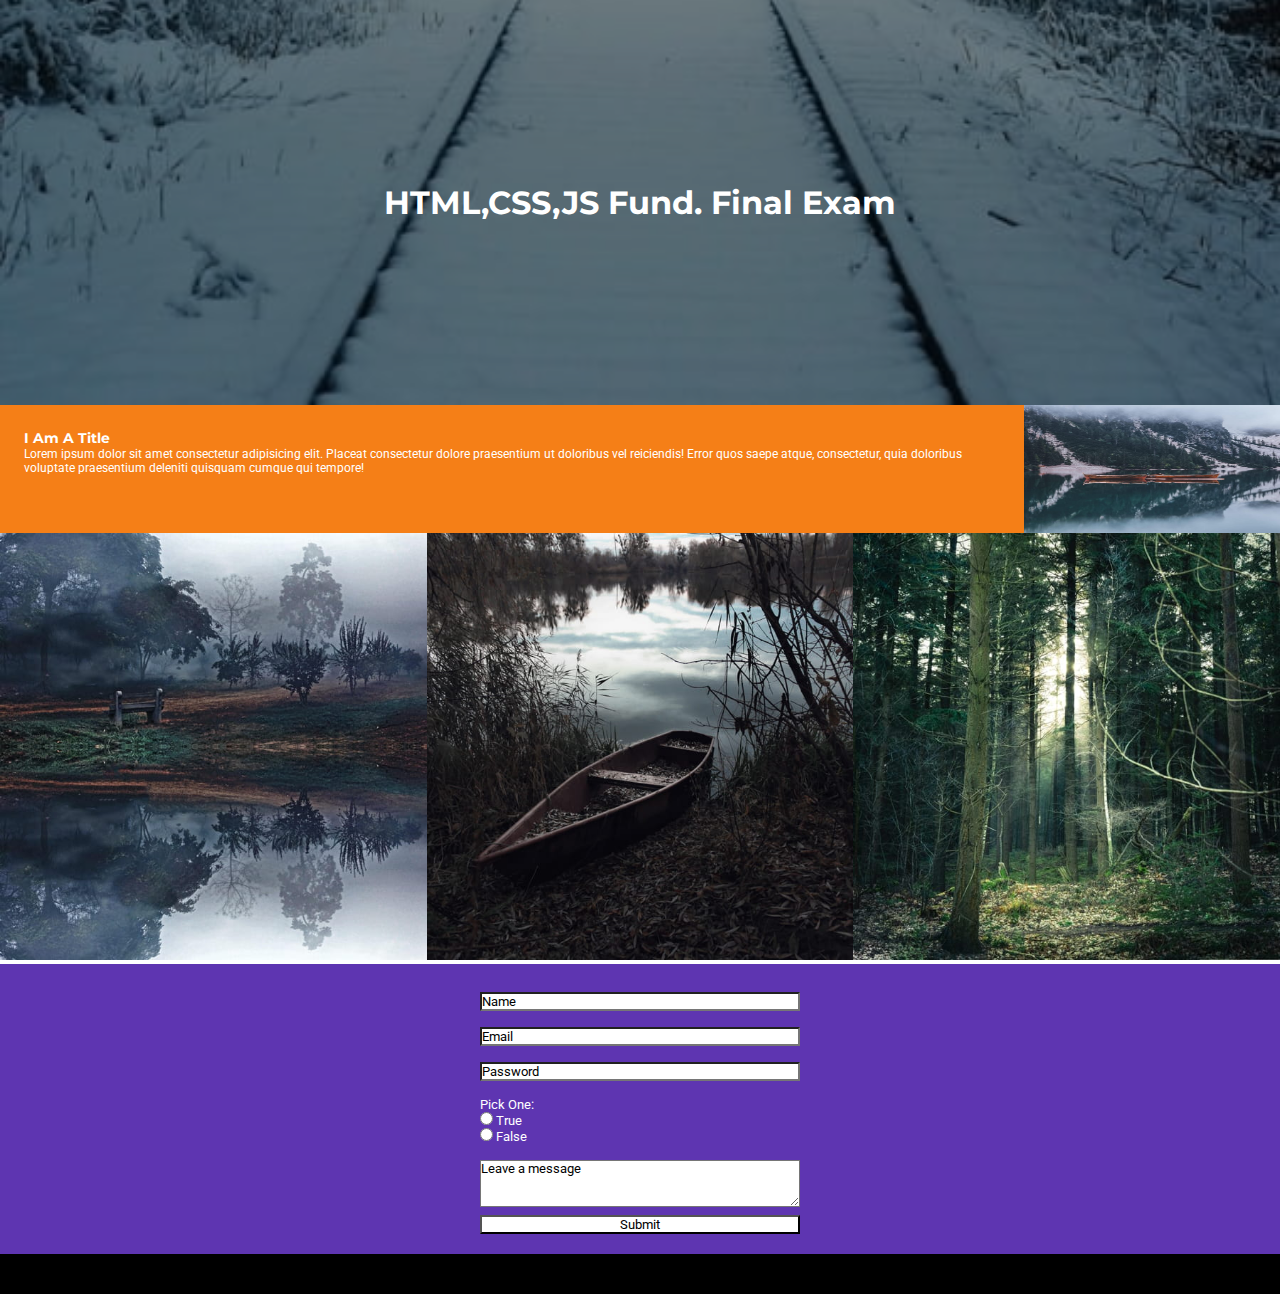
<file: final/index.html>
<!DOCTYPE html>
<html lang="en">
<head>
    <meta charset="utf-8">
    <meta name="viewport" content="width=device-width, initial-scale=1">
    <meta name="robots" content="noindex, nofollow">
    <meta name="description" content="final exam" >
    <title>final exam</title>
    <!-- linking the css file -->
    <link rel="stylesheet" href="./css/style.css">
    <!-- linking the jquery file -->
    <script src="https://code.jquery.com/jquery-3.7.0.min.js" integrity="sha256-2Pmvv0kuTBOenSvLm6bvfBSSHrUJ+3A7x6P5Ebd07/g=" crossorigin="anonymous"></script>
    <!-- linking the js file -->
    <script type="text/javascript" src="./js/script.js"></script>
    <!-- fonts -->
    <link rel="preconnect" href="https://fonts.googleapis.com">
<link rel="preconnect" href="https://fonts.gstatic.com" crossorigin>
<link href="https://fonts.googleapis.com/css2?family=Montserrat:ital,wght@0,100;0,200;0,300;0,400;0,500;0,600;0,700;0,800;0,900;1,100;1,200;1,300;1,400;1,500;1,600;1,700;1,800;1,900&family=Roboto:ital,wght@0,100;0,300;0,400;0,500;0,700;0,900;1,100;1,300;1,400;1,500;1,700;1,900&display=swap" rel="stylesheet">
</head>
<body>
  <header id="header"></header>
    <main>
        <div class="heroSection">
            <section class="heroText">
                <h1>HTML,CSS,JS Fund. Final Exam</h1>
            </section>
        </div>
        <div class="title">
            <div class="titleText">
                <h3>I Am A Title</h3>
                Lorem ipsum dolor sit amet consectetur adipisicing elit. Placeat consectetur dolore praesentium ut doloribus vel reiciendis! Error quos saepe atque, consectetur, quia doloribus voluptate praesentium deleniti quisquam cumque qui tempore!
            </div>
            <div class="titleImage"><img src="./images/img2.jpg" alt="image 2"></div>
        </div>
        <div class="collage">
            <div class="collageImg"><img src="./images/img5.jpg" alt="image 5"></div>
            <div class="collageImg"><img src="./images/img4.jpg" alt="image 4"></div>
            <div class="collageImg"><img src="./images/img3.jpg" alt="image 3"></div>
        </div>
        <div class="formDiv">
            <form action="somewhere.php">
                <input type="text" id="name" name="name" placeholder="Name" required>
                <input type="email" id="email" name="email" placeholder="Email" required>
                <input type="password" id="password" name="password" placeholder="Password" required>
                
                <div>
                    <label>Pick One:</label>
                    <div>
                      <input type="radio" id="trueOption" name="pickOne" value="true" required> True
                    </div>
                    <div>
                        <input type="radio" id="falseOption" name="pickOne" value="false" required> False
                    </div>
                </div>
                
                <textarea name="Text" id="Text" cols="30" rows="3" placeholder="Leave a message"></textarea>
                
                <button type="submit">Submit</button>
              </form>
              
        </div>
    </main>
  <footer id="footer"></footer>
</body>
</html>
</file>
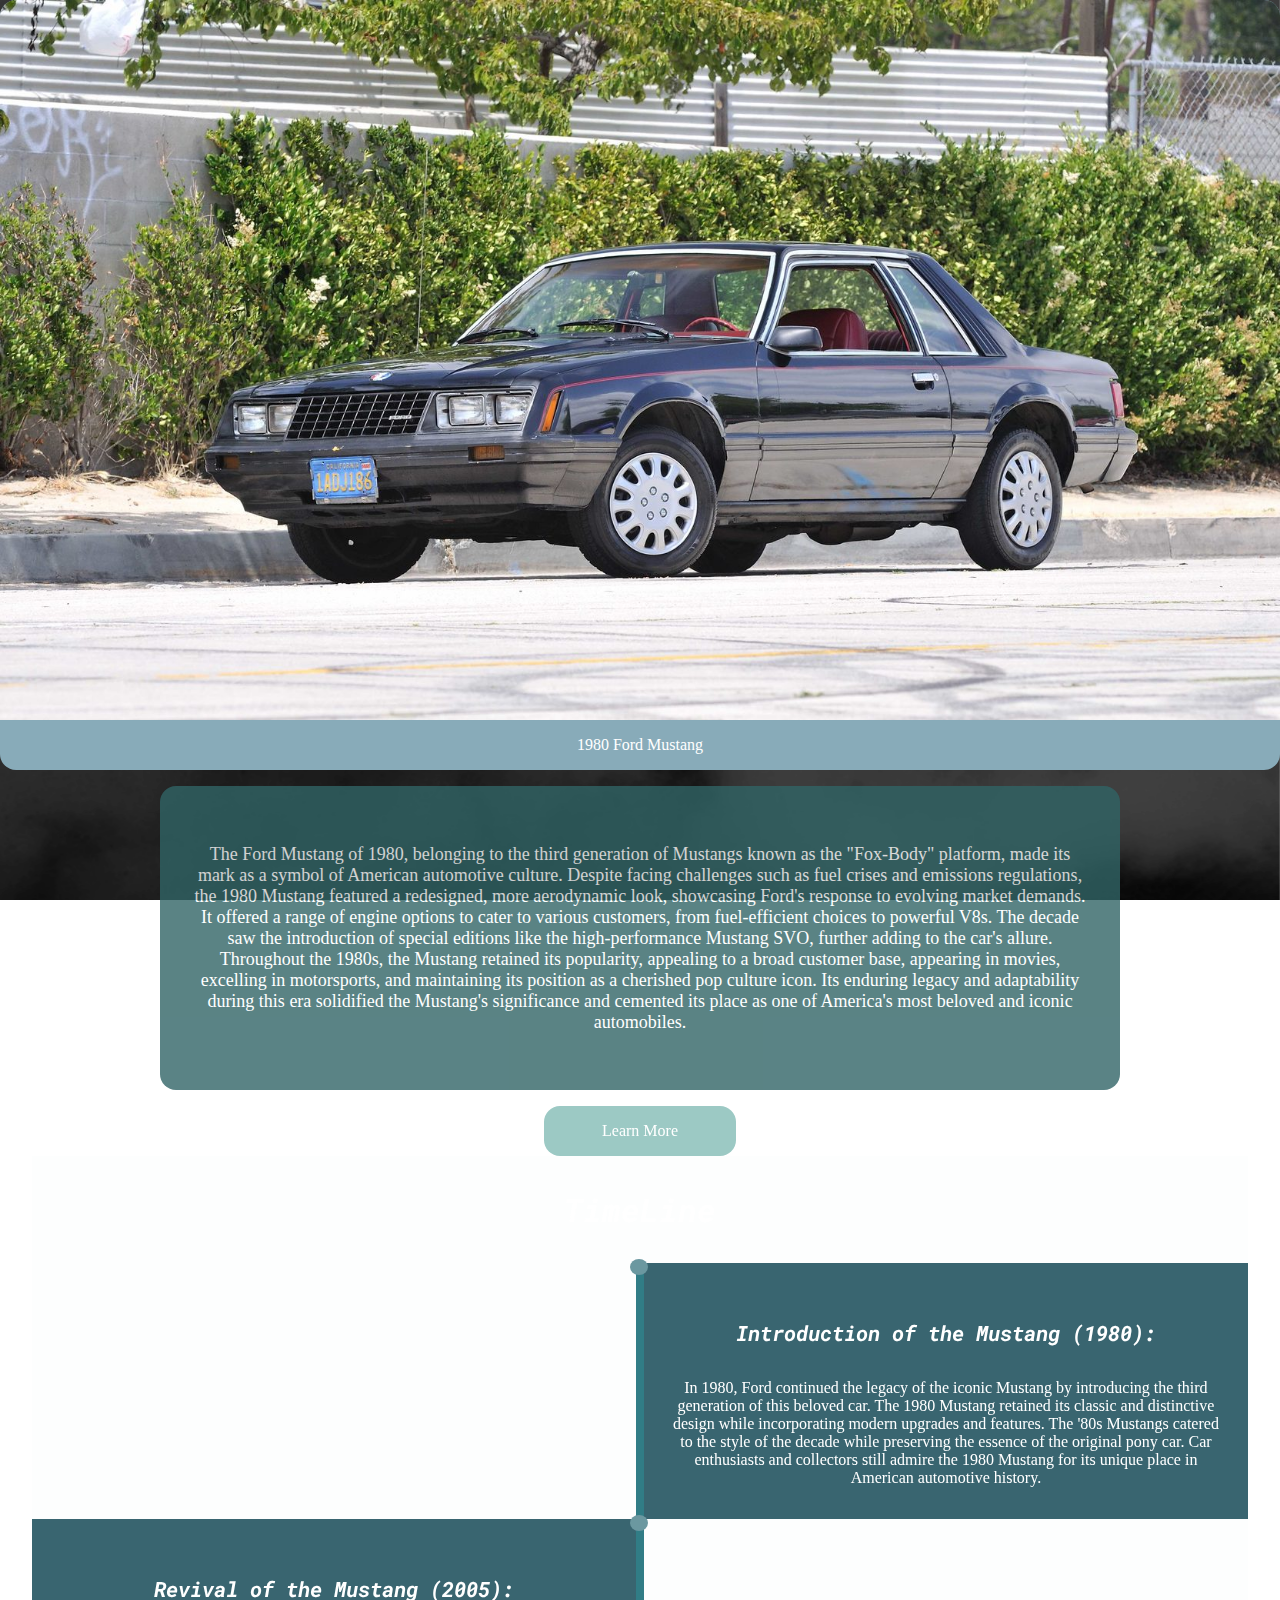
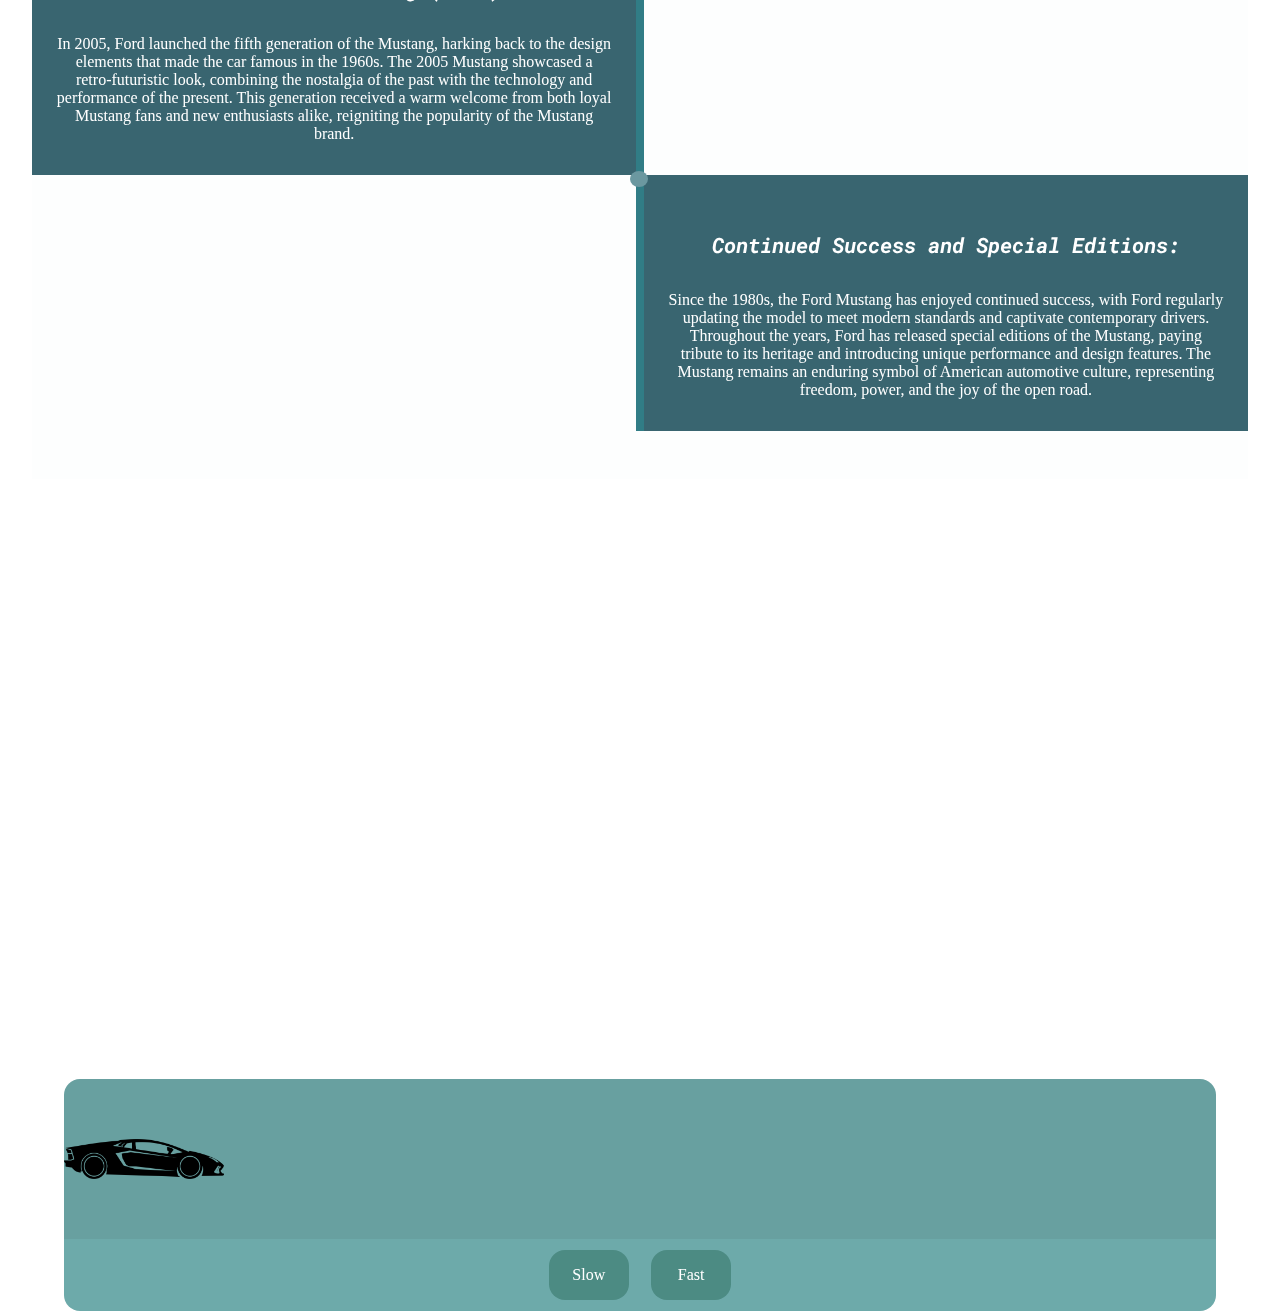
<file: retro product website/index.html>
<!DOCTYPE html>
<html lang="en">
  <head>
    <meta charset="utf-8" >
    <meta name="viewport" content="width=device-width, initial-scale=1" >
    <meta name="robots" content="noindex, nofollow" >
    <meta name="description" content="this is the home page of the website" >
    <title>Micro Website</title>
    <!-- linking the css file -->
    <link rel="stylesheet" href="./css/style.css" >
    <!-- linking the jquery file -->
    <script
      src="https://code.jquery.com/jquery-3.7.0.min.js"
      integrity="sha256-2Pmvv0kuTBOenSvLm6bvfBSSHrUJ+3A7x6P5Ebd07/g="
      crossorigin="anonymous"
    ></script>
    <!-- linking the js file -->
    <script  src="./js/script.js"></script>
    <!-- inserting fonts -->
    <link rel="preconnect" href="https://fonts.googleapis.com">
<link rel="preconnect" href="https://fonts.gstatic.com" crossorigin>
<link href="https://fonts.googleapis.com/css2?family=Open+Sans:ital,wght@0,300;0,400;0,500;0,600;0,700;0,800;1,300;1,400;1,500;1,600;1,700;1,800&display=swap" rel="stylesheet">
<link rel="preconnect" href="https://fonts.googleapis.com">
<link rel="preconnect" href="https://fonts.gstatic.com" crossorigin>
<link href="https://fonts.googleapis.com/css2?family=Roboto+Mono:ital,wght@0,100;0,200;0,300;0,400;0,500;0,600;0,700;1,100;1,200;1,300;1,400;1,500;1,600;1,700&display=swap" rel="stylesheet">
  </head>
  <body class="homePage">
    <main>
        <!-- this is the hero part of the website -->
      <div class="hero">
        <div class="heroImage">
          <img src="./images/fordMustang.jpg" alt="fordMustang">
        </div>
        <div>1980 Ford Mustang</div>
      </div>
      <!-- this is about a breief intro to the car -->
      <div class="aboutCar">
        <!-- <span>About</span> -->
        <p>
          The Ford Mustang of 1980, belonging to the third generation of Mustangs known as the "Fox-Body" platform, made its mark as a symbol of American automotive culture. Despite facing challenges such as fuel crises and emissions regulations, the 1980 Mustang featured a redesigned, more aerodynamic look, showcasing Ford's response to evolving market demands. It offered a range of engine options to cater to various customers, from fuel-efficient choices to powerful V8s. The decade saw the introduction of special editions like the high-performance Mustang SVO, further adding to the car's allure. Throughout the 1980s, the Mustang retained its popularity, appealing to a broad customer base, appearing in movies, excelling in motorsports, and maintaining its position as a cherished pop culture icon. Its enduring legacy and adaptability during this era solidified the Mustang's significance and cemented its place as one of America's most beloved and iconic automobiles.
        </p>
      </div>
      <!-- this is the button to take the user to product page -->
      <div class="learnMore">
        <a href="mustang.html">Learn More</a>
      </div>
      <!-- this the timepline on the home page -->
      <div class="timeLine">
        <h3>TimeLine</h3>
        <div class="row">
            <div class="empty"></div>
            <div class="timeLineLine">
                <!-- <div class="timeLineCircle"></div> -->
            </div>
            <div class="timeLineItem">
                <h4>Introduction of the Mustang (1980):</h4>
                <p>In 1980, Ford continued the legacy of the iconic Mustang by introducing the third generation of this beloved car. The 1980 Mustang retained its classic and distinctive design while incorporating modern upgrades and features. The '80s Mustangs catered to the style of the decade while preserving the essence of the original pony car. Car enthusiasts and collectors still admire the 1980 Mustang for its unique place in American automotive history.</p>
            </div>    
        </div>
        <div class="row">
            <div class="timeLineItem">
                <h4>Revival of the Mustang (2005):</h4>
                <p>In 2005, Ford launched the fifth generation of the Mustang, harking back to the design elements that made the car famous in the 1960s. The 2005 Mustang showcased a retro-futuristic look, combining the nostalgia of the past with the technology and performance of the present. This generation received a warm welcome from both loyal Mustang fans and new enthusiasts alike, reigniting the popularity of the Mustang brand.</p>
            </div>
            <div class="timeLineLine">
                <!-- <div class="timeLineCircle"></div> -->
            </div>
            <div class="empty"></div>
        </div>
        <div class="row">
            <div class="empty"></div>
            <div class="timeLineLine">
                <!-- <div class="timeLineCircle"></div> -->
            </div>
            <div class="timeLineItem">
                <h4>Continued Success and Special Editions:</h4>
                <p>Since the 1980s, the Ford Mustang has enjoyed continued success, with Ford regularly updating the model to meet modern standards and captivate contemporary drivers. Throughout the years, Ford has released special editions of the Mustang, paying tribute to its heritage and introducing unique performance and design features. The Mustang remains an enduring symbol of American automotive culture, representing freedom, power, and the joy of the open road.</p>
            </div>
        </div>
    </div>
    <!-- this is a div to showcase a video  -->
      <div class="videoPlayback">
        <h5>Enjoy 1980 Mustang in its Glory</h5>
        <iframe width="560" height="315" src="https://www.youtube.com/embed/wFy7U4bEiTY" title="YouTube video player" frameborder="0" allow="accelerometer; autoplay; clipboard-write; encrypted-media; gyroscope; picture-in-picture; web-share" allowfullscreen></iframe>
      </div>
    </main>
    <!-- this is a simple game -->
    <div class="game">
        <h5>Game</h5>
      <div class="bg">
        <div class="car">
        </div>
      </div>
      <div class="btns">
        <div class="slow-btn">Slow</div>
        <div class="fast-btn">Fast</div>
      </div>
    </div>
    <div class="backgroundImg"></div>

  </body>
</html>
</file>
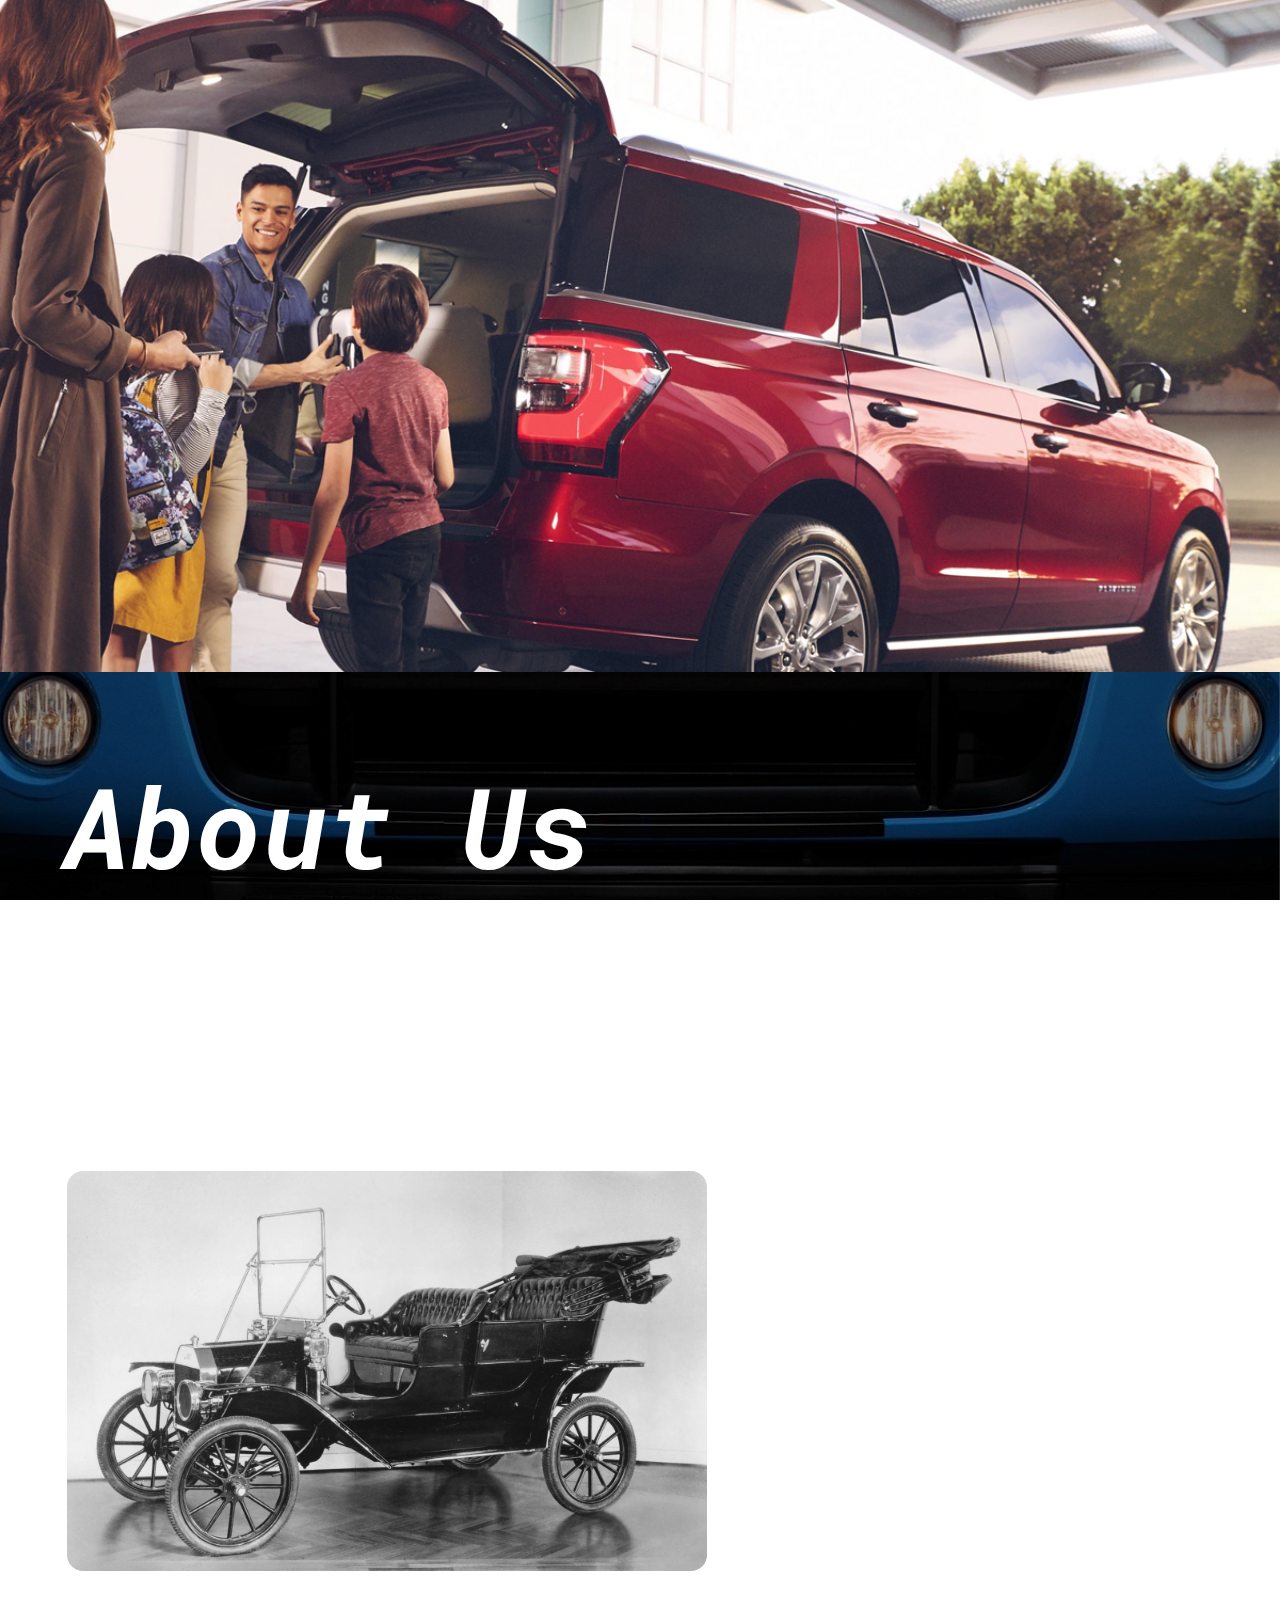
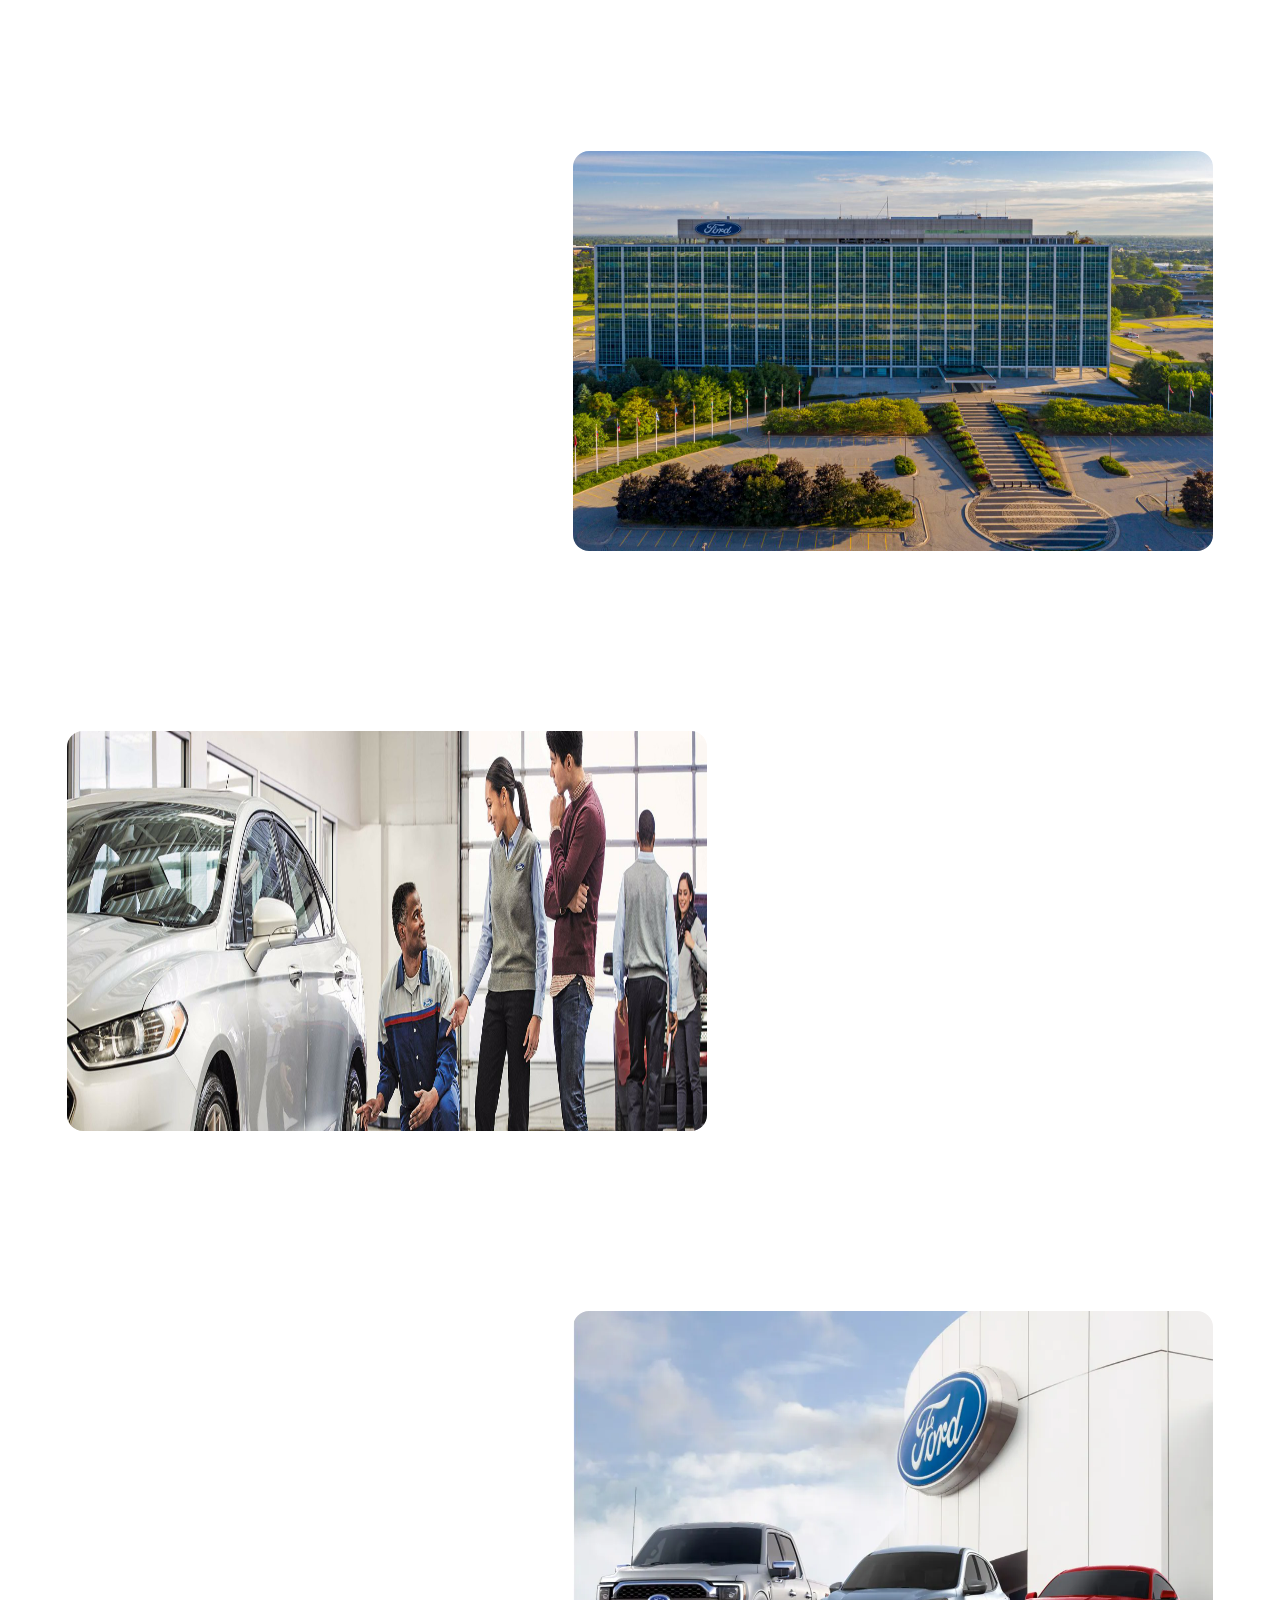
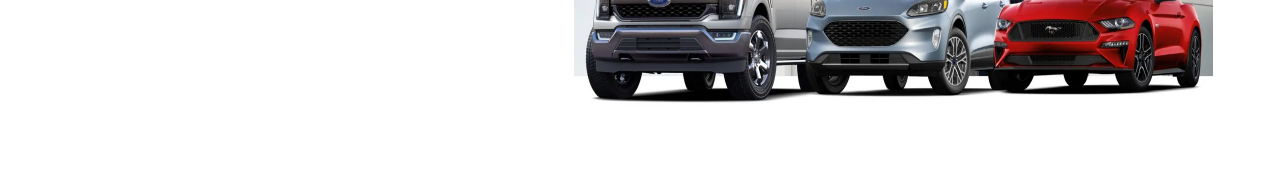
<file: retro product website/about.html>
<!DOCTYPE html>
<html lang="en">
  <head>
    <meta charset="utf-8" >
    <meta name="viewport" content="width=device-width, initial-scale=1" >
    <meta name="robots" content="noindex, nofollow" >
    <meta name="description" content="this is the about page of the website" >
    <title>Micro Website</title>
    <!-- linking the css file -->
    <link rel="stylesheet" href="./css/style.css" >
    <!-- linking the jquery file -->
    <script
      src="https://code.jquery.com/jquery-3.7.0.min.js"
      integrity="sha256-2Pmvv0kuTBOenSvLm6bvfBSSHrUJ+3A7x6P5Ebd07/g="
      crossorigin="anonymous"
    ></script>
    <!-- linking the js file -->
    <script  src="./js/script.js"></script>
        <!-- inserting fonts -->
        <link rel="preconnect" href="https://fonts.googleapis.com">
        <link rel="preconnect" href="https://fonts.gstatic.com" crossorigin>
        <link href="https://fonts.googleapis.com/css2?family=Open+Sans:ital,wght@0,300;0,400;0,500;0,600;0,700;0,800;1,300;1,400;1,500;1,600;1,700;1,800&display=swap" rel="stylesheet">
        <link rel="preconnect" href="https://fonts.googleapis.com">
        <link rel="preconnect" href="https://fonts.gstatic.com" crossorigin>
        <link href="https://fonts.googleapis.com/css2?family=Roboto+Mono:ital,wght@0,100;0,200;0,300;0,400;0,500;0,600;0,700;1,100;1,200;1,300;1,400;1,500;1,600;1,700&display=swap" rel="stylesheet">        
  </head>
  <body class="aboutPage">
    <!-- this is the hero section  -->
    <div class="hero">
        <div class="heroImg">
            <img src="./images/fordFamily.jpg" alt="fordFamily">
        </div>
        <div class="herotxt">
            <h1>About Us</h1>
            <p>Ford Motor Company, founded by Henry Ford in 1903, stands as a symbol of automotive excellence and innovation. With a remarkable legacy spanning over a century, Ford has been instrumental in revolutionizing transportation with iconic models like the Model T and pioneering assembly line production techniques. Throughout its history, Ford has remained committed to delivering reliable and high-quality vehicles, earning the trust of customers worldwide. Embracing sustainability, Ford has ventured into eco-friendly technologies, contributing to a greener future. With a global presence and a dedication to philanthropy, Ford continues to shape the automotive landscape, driven by a vision for a better and more connected world.</p>
        </div>
    </div>
    <main>
        <!-- this is the history section  -->
    <section class="history">
        <h2>History</h2>
        <div>
            <div class="secImg"><img src="./images/fordHistoryImg.webp" alt="fordHistoryImg"></div>
            <div class="secTxt">Ford Motor Company, established in 1903 by Henry Ford, stands as a pioneering force in the automotive industry. Throughout its illustrious history, Ford has made remarkable contributions that have transformed the way people perceive transportation. With the introduction of the Model T, the company revolutionized assembly line production, making cars more affordable and accessible to the general public. Ford's resilience was evident as it weathered economic challenges, emerging as a symbol of American ingenuity and tenacity. Over the years, Ford has unveiled iconic models like the Mustang and F-150, solidifying its reputation for innovation and high-performance vehicles. The company's legacy spans over a century, characterized by a steadfast commitment to quality, innovation, and a relentless pursuit of excellence.</div>
            <div class="secTxt1">Since its inception in 1903, Ford Motor Company has etched a rich and storied history in the automotive realm. Founded by Henry Ford, the company made an indelible impact by introducing the groundbreaking Model T, which redefined car manufacturing with its assembly line production. This landmark innovation made automobiles accessible to a wider audience and revolutionized the transportation landscape. Ford's journey has been marked by overcoming economic adversities, serving as a testament to American resourcefulness and resilience. Notably, Ford's lineup of legendary models, including the iconic Mustang and versatile F-150, has earned global acclaim for their innovation and performance. Driven by a legacy spanning more than a century, Ford remains firmly committed to driving the future of transportation, empowering people to traverse the world on four wheels with unparalleled experiences.</div>
        </div>
    </section>
        <!-- this is the vision section  -->
    <section class="vision ">
        <h2>Vision</h2>
        <div>
            <div class="secImg"><img src="./images/fordHeadquaters.jpeg" alt="fordHeadquaters"></div>
            <div class="secTxt">Ford's vision is anchored in becoming more than just an automotive brand; it aims to be a beloved and trusted name, admired for its unwavering commitment to innovation, sustainability, and social responsibility. With an eye on the future, Ford envisions a world where mobility is seamless, efficient, and accessible to all, powered by cutting-edge technologies that redefine transportation. Driven by a passion for creating extraordinary vehicles, the company seeks to lead the industry in ushering in a new era of mobility. As a forward-thinking organization, Ford actively anticipates and meets the evolving needs of its customers, setting the standard for the future of transportation and making a positive impact on society.</div>
            <div class="secTxt1">At the core of Ford's vision is a deep dedication to fostering a diverse and inclusive culture. The company believes in creating an environment where every individual is valued and respected, contributing to a stronger and more innovative organization. Ford aspires to be a force for good in the world, making a meaningful difference in people's lives and enriching communities through its products and services. With an unwavering commitment to environmental sustainability, Ford seeks to lead the way in reducing its carbon footprint and creating a greener future. Guided by its bold vision, Ford is poised to transcend the boundaries of traditional automotive companies, transforming the way people move and experience the world while remaining rooted in its commitment to excellence and social responsibility.</div>
        </div>
    </section>
        <!-- this is the customer section  -->
    <section class="customer ">
        <h2>Customer Service</h2>
        <div>
            <div class="secImg"><img src="./images/fordCustomer.jpg" alt="fordCustomer"></div>
            <div class="secTxt">At Ford, customer focus is not just a buzzword; it is the beating heart of our entire business ethos. From the very beginning, we have made it our mission to deeply understand and prioritize the needs of our customers. Every decision we make, every product we design, and every service we offer is geared towards providing personalized experiences that go above and beyond expectations. Our customer-centric approach is driven by a genuine desire to build lasting relationships with our valued clients. By actively listening to customer feedback and staying attuned to market trends, we are able to anticipate and meet the evolving needs of our diverse customer base. Through continuous improvement and innovation, we strive to create a positive and seamless journey for every individual who interacts with the Ford brand.</div>    
            <div class="secTxt1">At Ford, customer service is at the core of our values. We prioritize the needs of our customers, aiming to provide personalized experiences that exceed expectations. Our commitment to exceptional customer care spans from pre-purchase support to post-purchase services, ensuring a seamless journey for every individual. By actively listening to customer feedback and continuously improving our offerings, we strive to build lasting relationships with our valued patrons. With a dedicated team of experts and a comprehensive range of automotive services, we are dedicated to delivering the best possible ownership experience to our customers worldwide.</div>
        </div>
    </section>
        <!-- this is the products section  -->
    <section class="products ">
        <h2>Products</h2>
        <div>
            <div class="secImg"><img src="./images/fordProducts.webp" alt="fordProducts"></div>
            <div class="secTxt">At Ford, we take immense pride in our diverse portfolio of products, which showcases our unwavering commitment to innovation, quality, and customer satisfaction. Our range of automobiles stands as a testament to the pursuit of excellence, combining unparalleled performance, striking aesthetics, and cutting-edge technology. Whether it's the iconic Ford Mustang, synonymous with raw power and classic American style, or the versatile Ford F-150, a symbol of durability and capability, our vehicles cater to a wide spectrum of lifestyles and preferences. Beyond personal transportation, our commercial vehicles offer reliability and efficiency, powering businesses and industries to new heights. We understand that different customers have unique needs, and that's why our product lineup is carefully crafted to accommodate diverse requirements, providing choices that resonate with individuals and businesses alike.</div>
            <div class="secTxt1">At Ford, our commitment to excellence and innovation drives everything we do. With a rich history dating back to 1903, we have been pioneers in the automotive industry, revolutionizing assembly line production with the iconic Model T. Today, our diverse range of products, from powerful and stylish automobiles to commercial vehicles, reflects our dedication to meeting the evolving needs of our customers worldwide.We take pride in providing exceptional customer service, tailoring experiences to exceed expectations. Our goal is to create lasting relationships with our valued customers, offering personalized support, maintenance services, and financing options. With a focus on sustainability, we strive to shape the future of transportation by incorporating cutting-edge technologies and fostering a culture of innovation</div>
        </div>
    </section>
</main>
    <div class="backgroundImg"></div>

  </body>
</html>
</file>
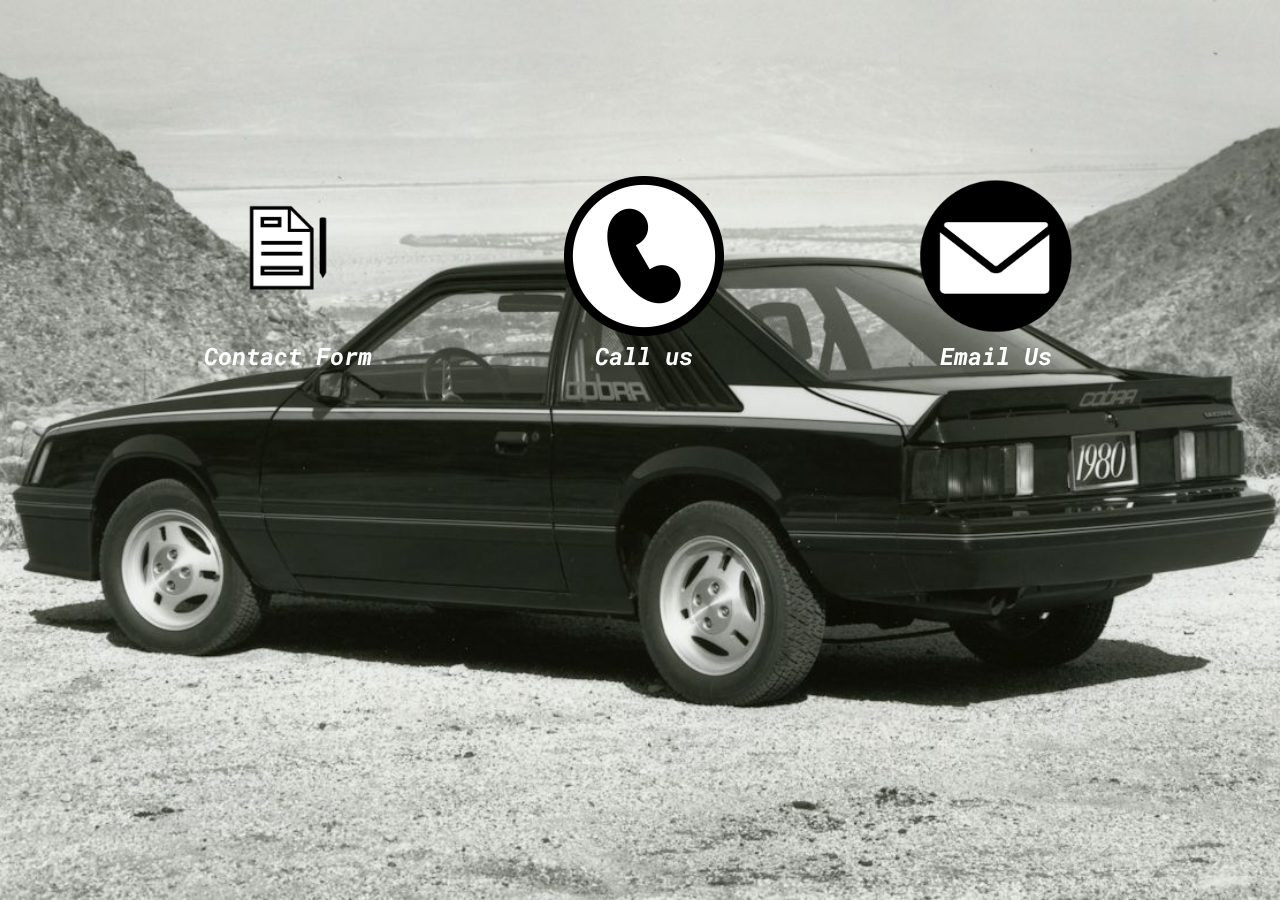
<file: retro product website/contact.html>
<!DOCTYPE html>
<html lang="en">
  <head>
    <meta charset="utf-8" >
    <meta name="viewport" content="width=device-width, initial-scale=1" >
    <meta name="robots" content="noindex, nofollow" >
    <meta name="description" content="this is the contact page of the website" >
    <title>Micro Website</title>
    <!-- linking the css file -->
    <link rel="stylesheet" href="./css/style.css" >
    <!-- linking the jquery file -->
    <script
      src="https://code.jquery.com/jquery-3.7.0.min.js"
      integrity="sha256-2Pmvv0kuTBOenSvLm6bvfBSSHrUJ+3A7x6P5Ebd07/g="
      crossorigin="anonymous"
    ></script>
    <!-- linking the js file -->
    <script  src="./js/script.js"></script>
        <!-- inserting fonts -->
        <link rel="preconnect" href="https://fonts.googleapis.com">
        <link rel="preconnect" href="https://fonts.gstatic.com" crossorigin>
        <link href="https://fonts.googleapis.com/css2?family=Open+Sans:ital,wght@0,300;0,400;0,500;0,600;0,700;0,800;1,300;1,400;1,500;1,600;1,700;1,800&display=swap" rel="stylesheet">
        <link rel="preconnect" href="https://fonts.googleapis.com">
        <link rel="preconnect" href="https://fonts.gstatic.com" crossorigin>
        <link href="https://fonts.googleapis.com/css2?family=Roboto+Mono:ital,wght@0,100;0,200;0,300;0,400;0,500;0,600;0,700;1,100;1,200;1,300;1,400;1,500;1,600;1,700&display=swap" rel="stylesheet">        
  </head>
  <body class="contactPage">
    <!-- this will show different methods of communication -->
    <div class="options">
      <section>
        <div class="sectionImg1">
          <img src="./images/contactForm.png" alt="contactForm"  >
        </div>
        <h2>Contact Form</h2>
        <div class="sectionTxt1 sectionTxt">
          <div class="contactForm">
            <!-- this is the contact form of the website -->
            <form action="someplace.php" method="post">
              <div class="formName">
                <input
                  type="text"
                  id="firstName"
                  name="firstName"
                  placeholder="First Name:"
                  required
                 >
              </div>
              <div>
                <input
                  type="text"
                  id="lastName"
                  name="lastName"
                  placeholder="Last Name:"
                  required
                 >
              </div>
              <div>
                <input
                  type="email"
                  id="email"
                  name="email"
                  placeholder="Email:"
                  required
                 >
              </div>

              <div>
                <input
                  type="tel"
                  id="phone"
                  name="phone"
                  pattern="[0-9]{3}-[0-9]{3}-[0-9]{4}"
                  placeholder="Phone Number:"
                  required
                 >

              </div>

              <div>
                <textarea
                  id="message"
                  name="message"
                  rows="5"
                  cols="30"
                  placeholder="What is your message?"
                  required
                ></textarea>
              </div>
              <div>
                <input
                  type="text"
                  id="city"
                  name="city"
                  placeholder="City:"
                  required
                 >
              </div>
              <div>
                <input
                  type="text"
                  id="zip"
                  name="zip"
                  placeholder="Zip Code"
                  required
                 >
              </div>
              <div>
                <select id="country" name="country" required>
                  <option value="" disabled selected>Select Country</option>
                  <option value="USA">United States</option>
                  <option value="CA">Canada</option>
                  <option value="UK">United Kingdom</option>
                </select>
              </div>
              <div class="checkboxInput">
                <div class="modelOptions allOptions">
                  <h3>Interested in:</h3>
                  <div class="modelOption singleOption">
                    <input
                      type="radio"
                      id="interest-mustang"
                      name="interest"
                      value="mustang"
                     >
                    <div>
                      <label for="interest-mustang">Ford Mustang</label>
                    </div>
                  </div>

                  <div class="modelOption singleOption">
                    <input
                      type="radio"
                      id="interest-gt"
                      name="interest"
                      value="gt"
                     >
                    <div>
                      <label for="interest-gt">Ford GT</label>
                    </div>
                  </div>
                </div>
              </div>
              
              <div class="checkboxInput">
                <h3>Interested in:</h3>
                <div class="featureOptions allOptions">
                  <div class="featureOption singleOption">
                    <input
                      type="checkbox"
                      id="comfort"
                      name="likes"
                      value="Comfort"
                     >
                    <div>
                      <label for="comfort">Comfort</label>
                    </div>
                  </div>
                  <div class="featureOption singleOption">
                    <input
                      type="checkbox"
                      id="performance"
                      name="likes"
                      value="Performance"
                     >
                    <div>
                      <label for="performance">Performance</label>
                    </div>
                  </div>
                  <div class="featureOption singleOption">
                    <input
                      type="checkbox"
                      id="design"
                      name="likes"
                      value="Design"
                     >
                    <div>
                      <label for="design">Design</label>
                    </div>
                  </div>
                  <div class="featureOption singleOption">
                    <input
                      type="checkbox"
                      id="technology"
                      name="likes"
                      value="Technology"
                     >
                    <div>
                      <label for="technology">Technology</label>
                    </div>
                  </div>
                  <div class="featureOption singleOption">
                    <input
                      type="checkbox"
                      id="safety"
                      name="likes"
                      value="Safety"
                     >
                    <div>
                      <label for="safety">Safety</label>
                    </div>
                  </div>
                  <div class="featureOption singleOption">
                    <input
                      type="checkbox"
                      id="fuel-efficiency"
                      name="likes"
                      value="Fuel Efficiency"
                     >
                    <div>
                      <label for="fuel-efficiency">Fuel Efficiency</label>
                    </div>
                  </div>
                  <div class="featureOption singleOption">
                    <input
                      type="checkbox"
                      id="handling"
                      name="likes"
                      value="Handling"
                     >
                    <div>
                      <label for="handling">Handling</label>
                    </div>
                  </div>
                  <div class="featureOption singleOption">
                    <input
                      type="checkbox"
                      id="audio-system"
                      name="likes"
                      value="Audio System"
                     >

                    <div>
                      <label for="audio-system">Audio System</label>
                    </div>
                  </div>
                </div>
              </div>
              <button type="submit">Submit</button>
            </form>
          </div>
        </div>
      </section>
      <!-- this section will show us the call option -->
      <section>
        <div class="sectionImg2">
          <img src="./images/contactCall.png" alt="contactCall"  >
        </div>
        <h2>Call us</h2>
        <div class="sectionTxt2 sectionTxt">
            <div>
                You can all on our Toll-Free number +1 999 999 9999
            </div>
            <div>You can also call us 24/7 on +1 777 777 7777</div>
        </div>
      </section>
            <!-- this section will show us the email option -->
      <section>
        <div class="sectionImg3">
          <img src="./images/contactEmail.png" alt="contactEmail"  >
        </div>
        <h2>Email Us</h2>
        <div class="sectionTxt3 sectionTxt">
            <p>
                You can Email us on sukhjotsingh441@gmail.com.
            </p>
        </div>
      </section>
    </div>
    <div class="backgroundImg"></div>
  </body>
</html>
</file>
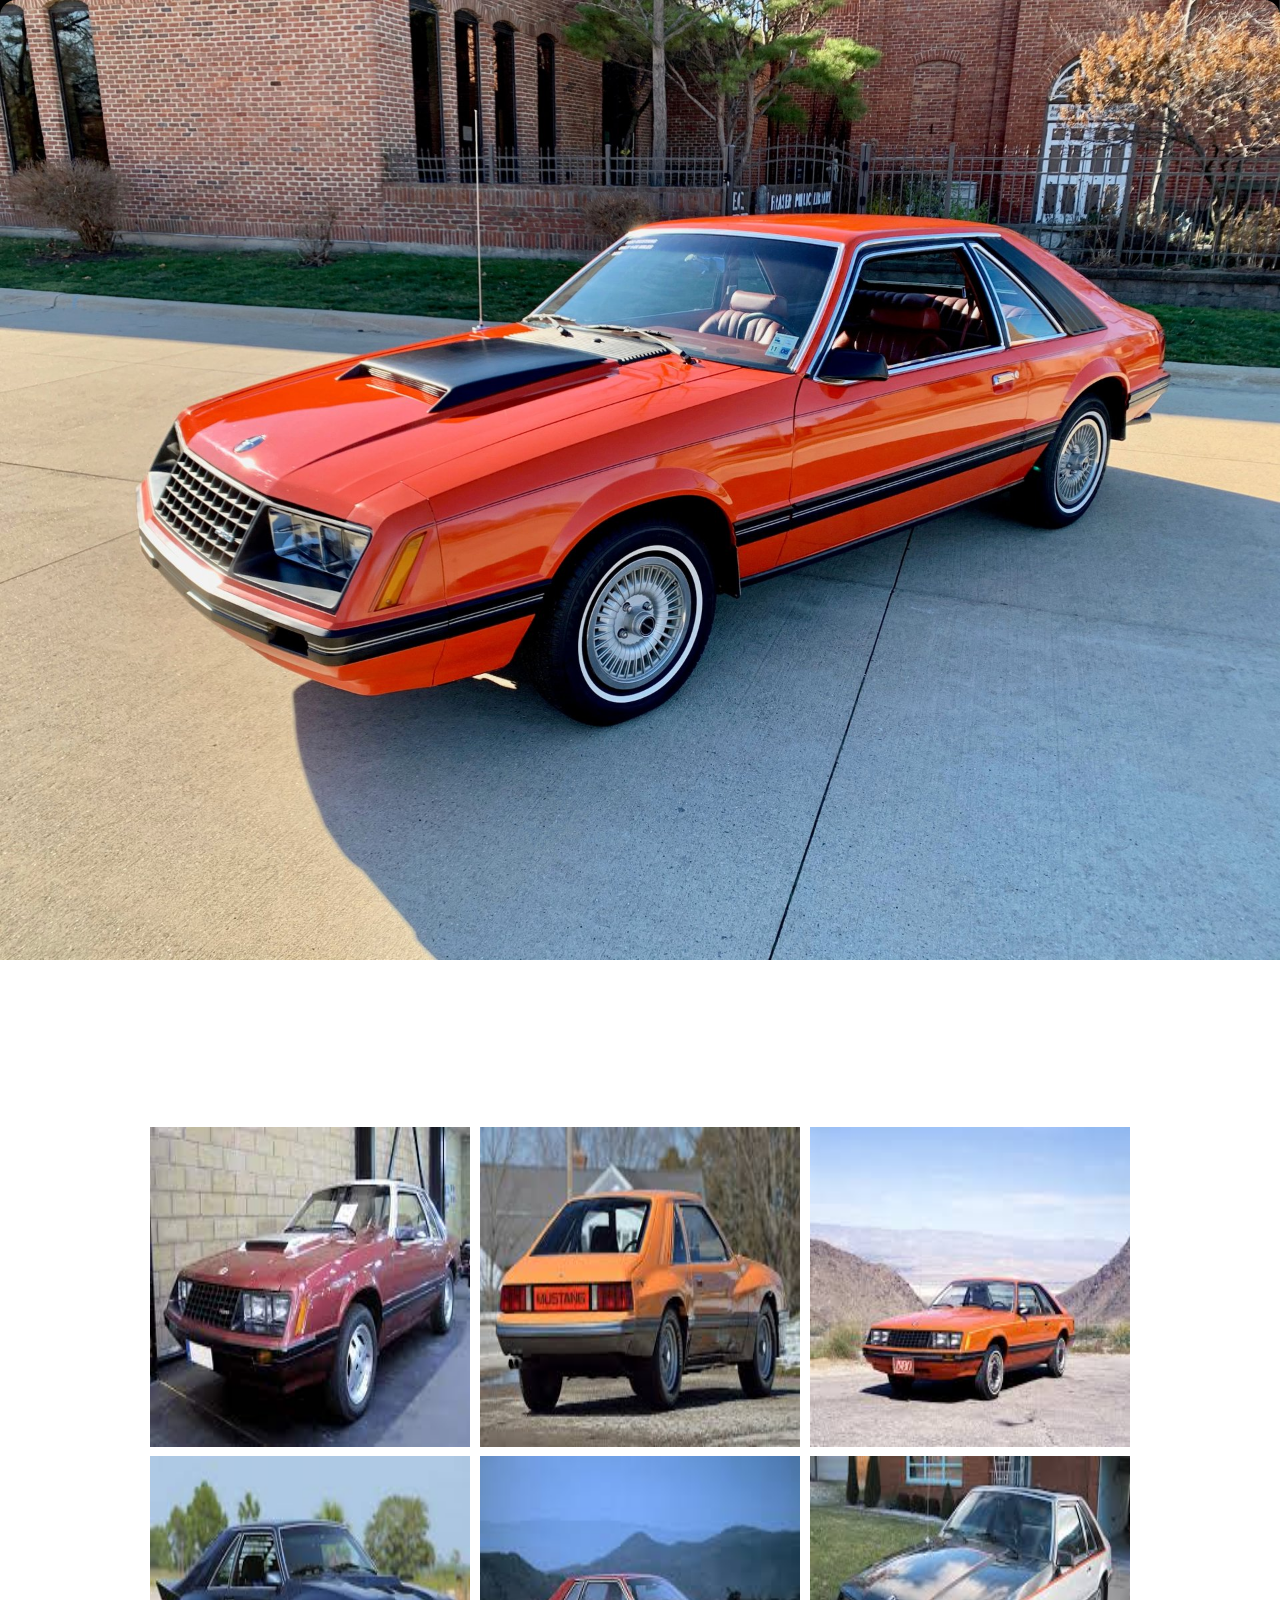
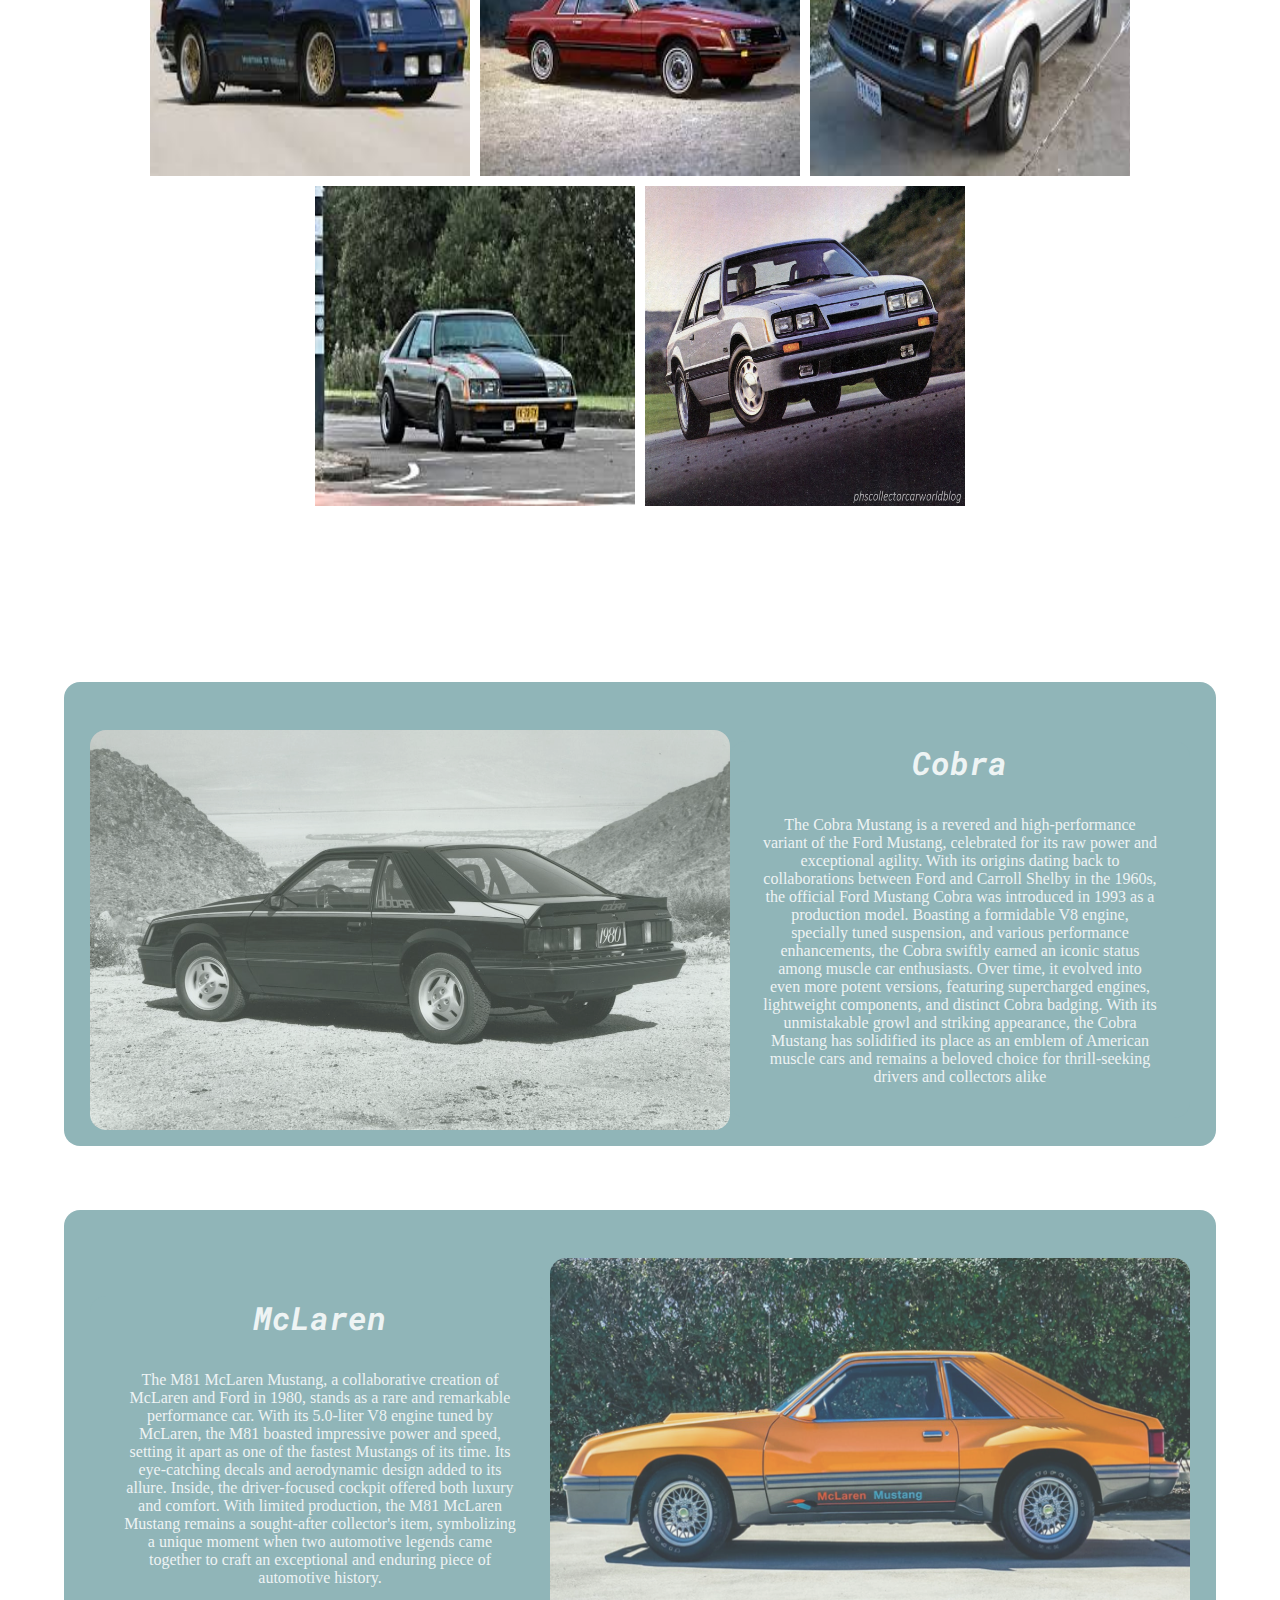
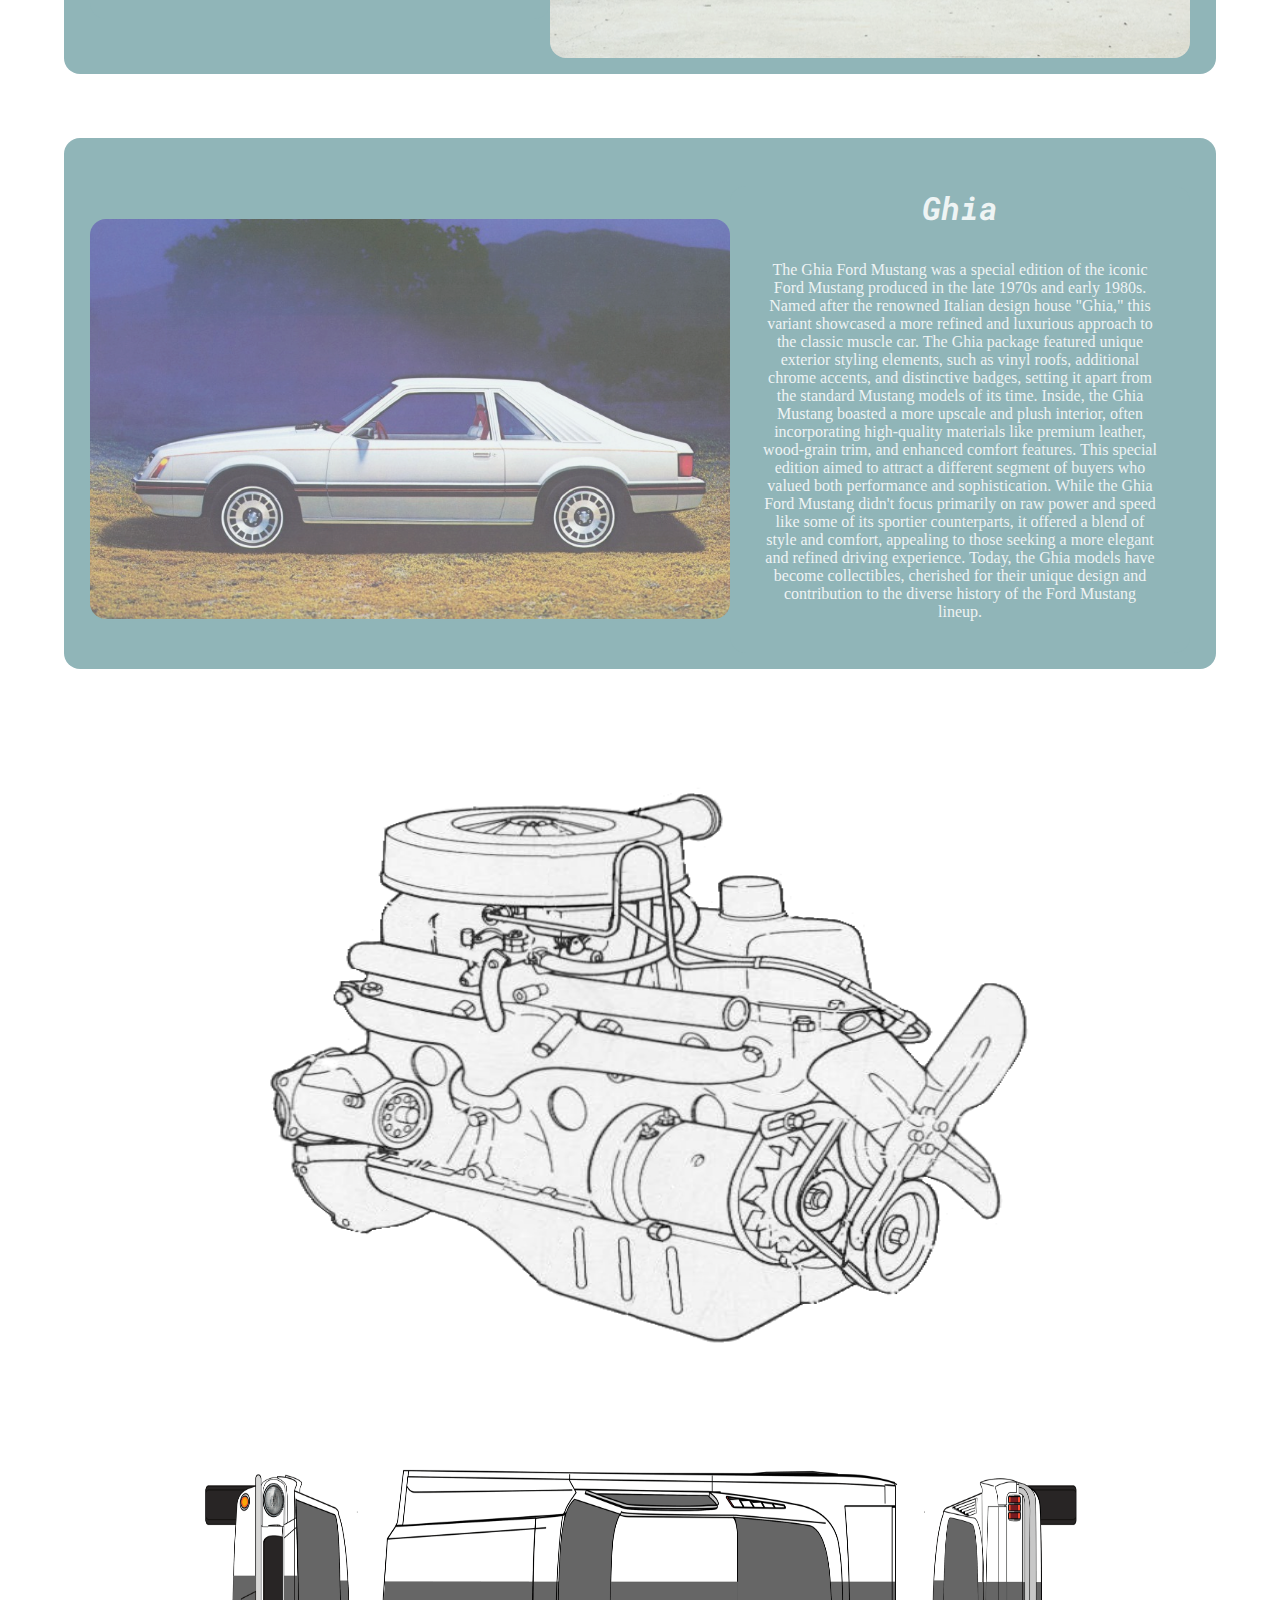
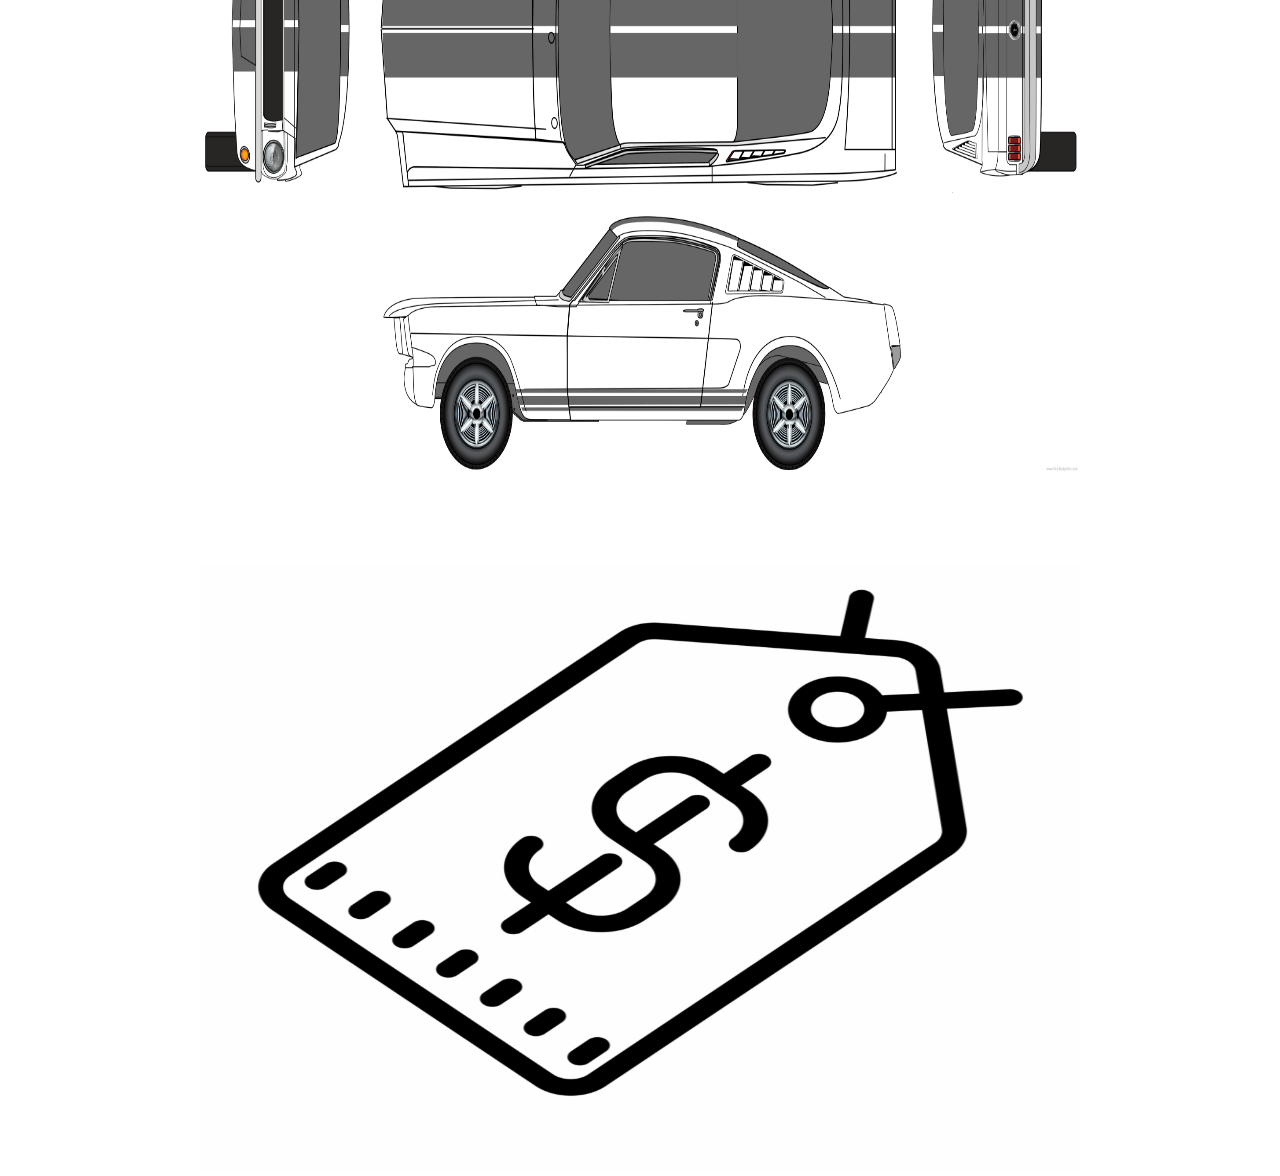
<file: retro product website/mustang.html>
<!DOCTYPE html>
<html lang="en">
  <head>
    <meta charset="utf-8" >
    <meta name="viewport" content="width=device-width, initial-scale=1">
    <meta name="robots" content="noindex, nofollow" >
    <meta name="description" content="this is the product page of the website" >
    <title>Micro Website</title>
    <!-- linking the css file -->
    <link rel="stylesheet" href="./css/style.css">
    <!-- linking the jquery file -->
    <script
      src="https://code.jquery.com/jquery-3.7.0.min.js"
      integrity="sha256-2Pmvv0kuTBOenSvLm6bvfBSSHrUJ+3A7x6P5Ebd07/g="
      crossorigin="anonymous"
    ></script>
    <!-- linking the js file -->
    <script src="./js/script.js"></script>
        <!-- inserting fonts -->
        <link rel="preconnect" href="https://fonts.googleapis.com">
        <link rel="preconnect" href="https://fonts.gstatic.com" crossorigin>
        <link href="https://fonts.googleapis.com/css2?family=Open+Sans:ital,wght@0,300;0,400;0,500;0,600;0,700;0,800;1,300;1,400;1,500;1,600;1,700;1,800&display=swap" rel="stylesheet">
        <link rel="preconnect" href="https://fonts.googleapis.com">
        <link rel="preconnect" href="https://fonts.gstatic.com" crossorigin>
        <link href="https://fonts.googleapis.com/css2?family=Roboto+Mono:ital,wght@0,100;0,200;0,300;0,400;0,500;0,600;0,700;1,100;1,200;1,300;1,400;1,500;1,600;1,700&display=swap" rel="stylesheet">        
  </head>
  <body class="productPage">
    <!-- this is the hero part of the website -->
    <div class="hero">
        <div class="heroImage"><img src="./images/mustang_2.jpeg" alt="mustang_2"></div>
        <h1>Ford Mustang 1980</h1>
    </div>
    <!-- this is a collage of the mustang -->
    <section class="collage">
        <h2>Photo Gallery</h2>
        <div>
            <div class="imgs"><img src="./images/mustang1.jpeg" alt="mustang pic1"></div>
            <div class="imgs"><img src="./images/mustang2.jpeg" alt="mustang pic2"></div>
            <div class="imgs"><img src="./images/mustang3.jpeg" alt="mustang pic3"></div>
            <div class="imgs"><img src="./images/mustang4.jpeg" alt="mustang pic4"></div>
            <div class="imgs"><img src="./images/mustang5.jpeg" alt="mustang pic5"></div>
            <div class="imgs"><img src="./images/mustang6.jpeg" alt="mustang pic6"></div>
            <div class="imgs"><img src="./images/mustang7.jpeg" alt="mustang pic7"></div>
            <div class="imgs"><img src="./images/mustang8.jpg" alt=" mustang pic8"></div>
        </div>
        </section>
        <!-- this section will show different model of 1980 mustang -->
        <section class="models">
            <h2>Models</h2>
            <div class="model1">
                <div class="modelImg"><img src="./images/cobra.jpg" alt="cobra"></div>
                <div class="modelAbout">
                    <h3>Cobra</h3>
                    <p>
                        The Cobra Mustang is a revered and high-performance variant of the Ford Mustang, celebrated for its raw power and exceptional agility. With its origins dating back to collaborations between Ford and Carroll Shelby in the 1960s, the official Ford Mustang Cobra was introduced in 1993 as a production model. Boasting a formidable V8 engine, specially tuned suspension, and various performance enhancements, the Cobra swiftly earned an iconic status among muscle car enthusiasts. Over time, it evolved into even more potent versions, featuring supercharged engines, lightweight components, and distinct Cobra badging. With its unmistakable growl and striking appearance, the Cobra Mustang has solidified its place as an emblem of American muscle cars and remains a beloved choice for thrill-seeking drivers and collectors alike
                    </p>
                </div>
            </div>
            <div class="model2">
                <div class="modelAbout"> 
                    <h3>McLaren</h3>
                    <p>
                        The M81 McLaren Mustang, a collaborative creation of McLaren and Ford in 1980, stands as a rare and remarkable performance car. With its 5.0-liter V8 engine tuned by McLaren, the M81 boasted impressive power and speed, setting it apart as one of the fastest Mustangs of its time. Its eye-catching decals and aerodynamic design added to its allure. Inside, the driver-focused cockpit offered both luxury and comfort. With limited production, the M81 McLaren Mustang remains a sought-after collector's item, symbolizing a unique moment when two automotive legends came together to craft an exceptional and enduring piece of automotive history. 
                    </p>
                </div>
                <div class="modelImg"><img src="./images/McLaren.jpeg" alt="McLaren"></div>
            </div>
            <div class="model3">
                <div class="modelImg"><img src="./images/Ghia.png" alt="Ghia"></div>
                <div class="modelAbout">
                    <h3>Ghia</h3>
                    <p>
                        The Ghia Ford Mustang was a special edition of the iconic Ford Mustang produced in the late 1970s and early 1980s. Named after the renowned Italian design house "Ghia," this variant showcased a more refined and luxurious approach to the classic muscle car. The Ghia package featured unique exterior styling elements, such as vinyl roofs, additional chrome accents, and distinctive badges, setting it apart from the standard Mustang models of its time. Inside, the Ghia Mustang boasted a more upscale and plush interior, often incorporating high-quality materials like premium leather, wood-grain trim, and enhanced comfort features. This special edition aimed to attract a different segment of buyers who valued both performance and sophistication. While the Ghia Ford Mustang didn't focus primarily on raw power and speed like some of its sportier counterparts, it offered a blend of style and comfort, appealing to those seeking a more elegant and refined driving experience. Today, the Ghia models have become collectibles, cherished for their unique design and contribution to the diverse history of the Ford Mustang lineup.
                    </p>
                </div>
            </div>
        </section>
        <!-- this div to show the specs of the car -->
    <div class="specs">
        <!-- this section will show the image and data of the engine -->
        <section class="engine">
            <h2>Engine</h2>
            <div class="specImg specImg1">
                <img src="./images/fordEngine.png" alt="fordEngine">
            </div>
            <div class="table-container table-container1">
                <table>
                    <thead>
                      <tr>
                        <th>Engine Name & Year</th>
                        <th>Fuel</th>
                        <th>Power (hp @ RPM)</th>
                        <th>Torque (lb/ft @ RPM)</th>
                      </tr>
                    </thead>
                    <tbody>
                      <tr>
                        <td>1980-200 Thriftpower Six</td>
                        <td>1 Barrel Carburetor</td>
                        <td>91 hp @ 4000 RPM</td>
                        <td>160 lb/ft @ 1600 RPM</td>
                      </tr>
                      <tr>
                        <td>1980-140 Lima Inline 4 Engine (2.3 L)</td>
                        <td>2 Barrel Carburetor</td>
                        <td>88 hp @ 4600 RPM</td>
                        <td>119 lb/ft @ 2600 RPM</td>
                      </tr>
                      <tr>
                        <td>1980-140 Lima Inline 4 Engine (2.3 L)</td>
                        <td>2 Barrel Carburetor</td>
                        <td>150 hp @ 4800 RPM</td>
                        <td>165 lb/ft @ 3600 RPM</td>
                      </tr>
                      <tr>
                        <td>1980-255 Cubic Inch V8 (4.2 L)</td>
                        <td>2 Barrel Carburetor</td>
                        <td>119 hp @ 3800 RPM</td>
                        <td>193 lb/ft @ 2200 RPM</td>
                      </tr>
                    </tbody>
                  </table>
            </div>
        </section>

        <!-- this section will show the image and data of the dimentions -->

    <section class="dimentions">
        <h2>Dimensions</h2>
        <div class="specImg specImg2"><img src="./images/fordDimentions.png" alt="fordDimentions"></div>
        <div class="table-container table-container2">
            <table>
                <tr>
                    <th>Description</th>
                    <th>Measure</th>
                </tr>
                <tr>
                    <td>Body Length</td>
                    <td>179.1 inches</td>
                </tr>
                <tr>
                    <td>Body Width</td>
                    <td>69.1 inches</td>
                </tr>
                <tr>
                    <td>Body Height</td>
                    <td>51.5 inches</td>
                </tr>
                <tr>
                    <td>Wheelbase</td>
                    <td>100.4 inches</td>
                </tr>
                <tr>
                    <td>Weight Hatchback</td>
                    <td>2516 lb</td>
                </tr>
                <tr>
                    <td>Weight Notchback</td>
                    <td>2550 lb</td>
                </tr>
                <tr>
                    <td>Trunk Capacity - Hatchback w/ rear seat down</td>
                    <td>32.4 cu-ft</td>
                </tr>
                <tr>
                    <td>Trunk Capacity - Notchback</td>
                    <td>10.0 cu-ft</td>
                </tr>
                <tr>
                    <td>Track (Front/Rear)</td>
                    <td>56.6/57 inches</td>
                </tr>
                <tr>
                    <td>Front / Rear Bias</td>
                    <td>57/43</td>
                </tr>
            </table>
        </div>
    </section>
            <!-- this section will show data of the price -->
    <section class="price">
        <h2>Price</h2>
        <div class="specImg specImg3"><img src="./images/fordPrice.jpg" alt="fordPrice"></div>
        <div class="table-container table-container3">
            <table>
                <tr>
                  <th>Model</th>
                  <th>Price</th>
                  <th>Adj. for Inflation</th>
                </tr>
                <tr>
                  <td>Coupe</td>
                  <td>$5,338</td>
                  <td>$16,237</td>
                </tr>
                <tr>
                  <td>Hatchback</td>
                  <td>$5,816</td>
                  <td>$17,177</td>
                </tr>
                <tr>
                  <td>Ghia Coupe</td>
                  <td>$5,823</td>
                  <td>$17,810</td>
                </tr>
                <tr>
                  <td>Ghia Hatchback</td>
                  <td>$5,935</td>
                  <td>$18,153</td>
                </tr>
                <tr>
                  <td>Cobra Package</td>
                  <td>$1,482</td>
                  <td>$4,617.92</td>
                </tr>
              </table>
        </div>
    </section>
    </div>
    <div class="backgroundImg"></div>

  </body>
</html>
</file>
<file: assignment html 1/css/style.css>
/* this will help to show my poster and the original post on the same horizontal level */
.posterPage{
    display: flex;
}
/* this will set the image as a background which is the orgianl poster in the div with class mainArea2 and setting the dimensions of the div  */
.mainArea2{
    background-image: url("../img/original.jpg");
    background-size: cover;
    width: 500px;
    height: 800px;  
    position: absolute;
    left: 1000px;
}
.compare>div:nth-child(1){
    position: absolute;
    top: 400px;
    left: 600px;
    font-size: 50px;
    color: rgb(86, 27, 27);
    
}
/* this is  to center the content in all the div's  */
div{
    text-align: center;
    color: white;
}
/* this will set the image as a background in the div with class mainArea and setting the dimensions of the div  */
.posterPage>.mainArea{
    background-image: url("../img/poster.jpg");
    background-size: cover;
    width: 500px;
    height: 800px;  
}
/* this is for the fox fox studio logo */
.posterPage>.mainArea>header>div:nth-child(1){
    position: absolute;
    top:14px;
    left:22px;
}
/* this is for the text in the header */
.posterPage>.mainArea>header>a>h2{
    font-family: 'Oswald', sans-serif;
    color: white;
    position: absolute;
    top: -10px;
    left: 100px;
    font-size:x-large;
    font-weight: 400;
}
/* this is for the rapchik logo */
.posterPage>.mainArea>header>div:nth-child(3){
    position: absolute;
    top:-19px;
    left:   434px;
}
/* this is for setting the text style,font style of the first part of the main  */
.posterPage>.mainArea>main>div>div{
    font-family: 'DM Sans', sans-serif;
    font-size: 15px;
    font-weight: 500;
    position: absolute;
}
/* these next 4 part will get the first part of the main in their respective position */
.posterPage>.mainArea>main>div>div{
    position: absolute;
}
.posterPage>.mainArea>main>div>div:nth-child(1){
    top: 78px;
    left: 234px;
}
.posterPage>.mainArea>main>div>div:nth-child(2){
    top: 130px;
    left: 230px;
}
.posterPage>.mainArea>main>div>div:nth-child(3){
    top: 186px;
    left: 234px;
}
/* this will set the set the font ,text and position position property where the studios name is mentioned */
.posterPage>.mainArea>main>section:nth-child(2)>div:nth-child(1){
    font-family: 'DM Sans', sans-serif;
    font-size: 11px;
    font-weight: 300;
    position: absolute;
    top: 610px;
    left: 122px;
}
/* the next 2 part will set font,text and position property of the movie name */
.posterPage>.mainArea>main>section:nth-child(2)>a>h3:nth-child(1){
    color: white;
    font-family: 'Urbanist', sans-serif;
    font-size: 45px;
    font-weight: 900;
    position: absolute;
    top: 585px;
    left: 110px;
}
.posterPage>.mainArea>main>section:nth-child(2)>a>h3:nth-child(2) {
    color: white;
    font-family: 'Urbanist', sans-serif;
    font-weight: 900;
    position: absolute;
    top: 566px;
    left: 70px;
    font-size: 88px;
} 
/* this will set the set the font ,text and position position property where the writers name is mentioned */
.posterPage>.mainArea>main>section:nth-child(2)>div:nth-child(3) {
    font-family: 'DM Sans', sans-serif;
    font-size: 11px;
    font-weight: 300;
    position: absolute;
    top: 738px;
    left: 55px;
}
/* this will set the text the text in the div in the footer to its desired position and size */
.posterPage>.mainArea>footer>div:nth-child(1){
    font-family: 'Oswald', sans-serif;
    font-size: 23px;
    font-weight: 500;
    position: absolute;
    top: 765px;
    left: 72px;
}
/* this will be set the facebook svg to its position */
.posterPage>.mainArea>footer>div:nth-child(2){
    position: absolute;
    top:770px;
    left: 258px;
}
/* this will be set the youtube svg to its position */
.posterPage>.mainArea>footer>div:nth-child(3){
    position: absolute;
    top:770px;
    left: 286px;
}
/* this will set the div which contain only 'hotstar' text to its position and will also set its size and font */
.posterPage>.mainArea>footer>div:nth-child(4){
    font-family: 'DM Sans', sans-serif;
    font-size: 24px;
    font-weight: 700;
    position: absolute;
    top:766px;
    left: 320px;
}
/* the next 2 part will set the saregama img to its position as well as set its size according to the original size */
.posterPage>.mainArea>footer>div:nth-child(5)>img{
    height: 34px;
}
.posterPage>.mainArea>footer>div:nth-child(5){
    position: absolute;
    top:767px;
    left:449px;
}
</file>
<file: final/css/style.css>
*{
    margin: 0;
    padding: 0;
    color: white;
    font-family: 'Roboto', sans-serif;

}
h1,h2,h3,h4,h5,h6{
    font-family: 'Montserrat', sans-serif;
}

nav{
    background-color: #125784;
    padding: 5px 20px;
    display: flex;
    align-items: center;
    justify-content: space-between;
}
nav img{
    width: 60px;
}
nav ul{
    display: flex;
    /* align-items: center; */
    /* justify-content: space-between; */
    list-style: none;

}
nav ul li{
    padding: 1px 5px;

}
nav input::placeholder{
    color: black;
    font-weight: 500;

}
@media (max-width: 490px) {
    nav{
        flex-direction: column;
    }
    .search{
        display: none;
    }

}
  

/* main */
.heroSection{
    width: 100vw;
    height: 45vh;
    background-image: url('../images/img1.jpg');
    background-position:bottom;
    background-repeat: no-repeat;
    background-size: cover;
    display: flex;
    justify-content: center;
    align-items: center;
    overflow: hidden;
}
.heroSection .heroText{
    background-color: rgba(0, 0, 0, 0.5); 
    width: 100%;
    height: 100%;
    display: flex;
    align-items: center;
    justify-content: center;
}
@media (max-width: 490px) {
    .heroSection .heroText{
        padding: 20px;
        font-size: 10px;
    }
}
.title{
    
    display: grid;
    grid-template-columns: 80% 20%;
}
.title .titleText{
    padding: 2em;
    background-color:  #f57f17;
    font-size: 12px;
}
.title .titleImage{
    height: 8em;
}
.title .titleImage img{
    height: 8em;
    width: 100%;
}
@media (max-width: 490px) {
    .title{
        display: grid;
        grid-template-columns: 100%;
    }
    .title .titleImage{
        height: 13em;
    }
    .title .titleImage img{
        width: 100%;
        height: 13em;
    }
    .title .titleText h3{
        margin: 10px 0px;
    }
}
.collage{
    display: grid;
    grid-template-columns: repeat(3, 1fr);
}
.collage img{
    width: 100%;
}
@media (max-width: 490px) {
    .collage {
        grid-template-columns: repeat(2, 1fr); 
    }
    .collageImg:nth-child(3)  {
        grid-column: span 2;
        width: 100%;
        height: 20em;

    }
    .collageImg:nth-child(3) img {
        width: 100%; 
        height: 20em;
    }

}
.formDiv{
    background-color: #5e35b1;
    display: flex;
    justify-content: center;
    align-items: center;
}
.formDiv form{
    width: 20em;
    padding: 20px 0px;
    display: flex;
    /* justify-content: left; */
    /* align-items: center; */
    flex-direction: column;
}
.formDiv form>div{
    font-size: 13px;
    width:20em ;
    display: flex;
    flex-direction: column;
    justify-content: left;
    margin: 8px 0px;
    /* align-items: center; */
}
.formDiv form>input{
    margin: 8px 0px;
    background-color:white;
    /* width: 20em; */
}
.formDiv form>input::placeholder{
    color: black;
}
.formDiv form>textarea{
    margin: 8px 0px;
    background-color:white;
    color: black;
    /* width: 20em; */
}
.formDiv form>textarea::placeholder{
    color: black;
}
.formDiv form>button{
    color: black;
    background-color: white;
    /* width: 20em; */
}
footer {
    padding: 20px 12px;
    background-color: black;
}
footer div{
    display: flex;
}
footer div img{
    width: 60px;
}
footer div .footerText{
    font-size: 11px;
    display: flex;
    flex-direction: column;
    /* padding: 13px; */
    margin: 7px 25px;
}
@media (max-width: 490px) {
    footer div{
        flex-direction: column;
        justify-content: center;
        align-items: center;
    }
    footer div .footerText h5{
        margin: 10px 0px;
    }
    footer div .footerText{
        text-align: center;
    }
}
</file>
<file: retro product website/css/style.css>
*{
    margin: 0;
    padding: 0;
    color: white;
    /* font-family: 'Open Sans', sans-serif;
    font-family: 'Roboto Mono', monospace; */
}
body{
    width: 100vw;
}
h1,h2,h3,h4,h5,h6{
    font-family: 'Roboto Mono', monospace; 
    font-style: italic;
    font-style: italic;
}
/* Header CSS */
/* this is making the header sticky and styling the header */
header{
    position: sticky;
    top: 0;
    left: 0;
    z-index: 100;
    color: #f3f3ff;
    height: 5.5rem;
    width: 99.8vw;
    /* this is to give a transparent hint to the background color */
    background-color: rgba(14, 13,13, 0.6); /* Red color with 50% opacity */
}

/* this is styling the navbar */
header nav{
    height: 5rem;
    display: flex;
    justify-content: space-between;
    align-items: center;
}
/* this is setting the logo for the nav */
header nav .logo{
    height: 9rem;
    overflow: hidden;
}
header nav .logo svg{
    margin-top: 3rem;
}
/* this is making the nav links in making a single line */
header nav div  ul{
    display: flex;
}
/* this is styling the links */
header nav div div ul li{
    padding-left: 1rem;
    padding: .7rem;
    list-style: none;
}
header nav div div ul li a{
    text-decoration: none;
    color: #f7f7ff;

}
.menuToggle{
    display: none;
}
/* this code is for making the navbar responsive */
@media (max-width: 649px) {
    header nav{
        display: flex;
        flex-direction: column;
        align-items: start;
    }
    header nav .logo svg{
        margin-top: 0rem;
    }
    header nav .navSmall{
        padding-right: 2rem;
        width: 100vw;
        display: flex;
        flex-direction: row;
        justify-content: space-between;
        align-items: start;
    }
    .links{
        display: none;
    }
    .menuToggle{
        position: relative;
        z-index: 10;
        display: flex;
        flex-direction: column;
        justify-content: center;
        align-items: center;
        margin-right: 2rem;
        margin-top: 2rem;
    }
    .hamburger {
        width: 30px;
        height: 3px;
        background-color: #fff;
        margin: 5px 0;
    }
    .navActive{
        position: relative;
    }
    .active{
        display: flex;
        background-color: black;
        margin-top: -3.5rem;
    }
    .active ul{
        width: 100vw;
        display: flex;
        flex-direction: column;
        text-align: center;
    }
}

/* home page */
/* this code for the background image in home page */
.homePage .backgroundImg{
    background-image: url('../images/fordDrift.png');
    background-position: center;
    background-size: cover;
    position: fixed;
    width: 100vw;
    height: 100vh;
    top: 0;
    left: 0;
    z-index: -100;
}

.homePage main{
    display: flex;
    justify-content: center;
    align-items: center;
    flex-direction: column;
}
/* this code is for the hero section */
.homePage main .hero{
    background-color: rgb(136, 171, 185);
    color: white;
    overflow:hidden;
    border-radius: 1rem;
}
/* this code is for the hero image of the home page */
.homePage main .hero .heroImage{
    max-width: 100%;
    max-height: 100vh;
    display: flex;
    justify-content: center;
    align-items: center;
    width: 100vw;
    overflow: hidden;
}
/* this is to set the img of the hero section  */
.homePage main .hero .heroImage img{
    max-width: 100%;
    max-height: 100%;
    width: 100vw;
}
.homePage main .hero div:nth-child(2){
    padding: 1rem;
    text-align: center;
}
/* this is styling the aboutcar  */
.homePage main .aboutCar{
    margin-top: 1rem;
    background-color: #316466;
    border-radius: 1rem;
    display: flex;
    justify-content: center;
    align-items:center;
    flex-direction: column;
    width: 70vw;
    min-height: 15rem;
    font-size: large;
    opacity: .8;
    color: white;
    padding: 2rem;
}
.homePage main .aboutCar p{
    text-align: center;
}
/* this is styling the learn more button */
.homePage main .learnMore{
    display: flex;
    justify-content: center;
    align-items: center;
    width: 10rem;
    margin-top: 1rem;
    border-radius: 1rem;
    background-color: rgb(156, 201, 196);
    padding: 1rem;
    
}
/* this is to give the hover effect  */
.homePage main .learnMore:hover{
    background-color: rgb(134, 168, 165);

}
.homePage main .learnMore a{
    text-decoration: none;
    color: white;
}
/*  */
/* this is to give hovereffect on timeline items */
.homePage .timeLine .timeLineItem:hover{
    scale: 1.1;
}
/* this is styling the  timeline div */
.homePage .timeLine{
    width: 95%;
    background-color: rgba(235, 247, 245, 0.1); /* Red color with 50% opacity */
    display: flex;
    justify-content: center;
    align-items: center;
    flex-direction: column;
    margin-top: 3rem auto;
    padding-bottom: 3rem;
}
.homePage .timeLine h3{
    text-align: center;
    margin: 2rem;
    font-size: 2rem;
}
.homePage .timeLine h4{
    text-align: center;
    margin: 2rem;
    font-size: 1.3rem;
}
.homePage .timeLine p{
    text-align: center;
}
/* this is styling a single row in timeline  */
.homePage .row{
    display: flex;
    justify-content: center;
    align-items: center;
}
/* this is making sure that the dimentions of the empty and the filled div are same  */
.homePage .timeLine .empty,
.homePage .timeLine .timeLineItem{
    width: 48%;
    height: 13rem; 
    padding: 1.5rem;
    text-align: center;
}


/* this is to give background color to timeline item */
.homePage .timeLine .timeLineItem{
    background-color: rgb(57, 101, 112);
}
.homePage .timeLine .timeLineLine{

    width: .5rem;
    height:16rem; 
}
.homePage .timeLineLine {
  position: relative;
  width: .5rem;
  height: 16rem;
  background-color: #317d86;
  border-radius: 0;
}
/* this is to make the cirlce on top of the line */
.homePage .timeLineLine::before {
  content: "";
  position: absolute;
  top: -4px;
  left: -6px;
  width: 18px;
  height: 1rem;
  background-color: #6b98a0;
  border-radius: 50%;

}
/* this is to make the home page timeline responsive */
@media (max-width: 900px){
    
    .homePage .timeLine .timeLineItem{
        width: 48%;
        height: 28rem; 
        padding: 1.5rem;
        text-align: center;
    }
    .homePage .timeLine .timeLineLine{
        width: .5rem;
        height:31rem; 
    }
}
@media (max-width: 640px){
    
    .homePage .timeLine .timeLineItem{
        width: 48%;
        height: 38rem; 
        padding: 1.5rem;
        text-align: center;
    }
    .homePage .timeLine .timeLineLine{
        width: .5rem;
        height:41rem; 
    }
}
/* this is styling the video div  */
.homePage .videoPlayback{

    margin: 2rem 0rem;
}
.homePage .videoPlayback h5{
    text-align: center;
    margin: 2rem;
    font-size: 1.5rem;

}



/* this code is for the game in the last of the home page */
.game h5{
    margin: 2rem;
    font-size: 1.2rem
}
.game{
    margin-top: 2rem;
    border-radius: 1rem;
    display: flex;
    justify-content: center;
    align-items: center;
    flex-direction: column;
}
.bg{
    background-color: rgb(104, 160, 160);
    width: 90vw;
    border-radius: 1rem 1rem 0 0 ;

}
/* this is styling the div to make it see like a car  */
.car{
    width: 10rem;
    height: 10rem;
    animation: move 9s infinite linear;
    background-image: url(../images/carOutline.png);
    background-repeat: no-repeat;
    background-position: center;
    background-size: contain;
    transition: animation-duration 0.3s ease;
}
/* these are the keyframes to make the car move  */
@keyframes move {
    0%{
        transform: translateX(-3rem);
    }
    100%{
        transform: translateX(85vw);
    }
}
/* this is styling the button to slow or make the car fast to go  */
.game .btns{
    display: flex;
    justify-content: center;
    align-items: center;
    background-color: rgb(109, 170, 170);
    border-radius: 0 0 1rem 1rem;

    width: 90vw;
}
.game .btns div{
    background-color: rgb(76, 139, 131);
    padding: 1rem;
    margin: .7rem;
    border-radius: 1rem;
    width: 3rem;
    text-align: center;
}
.game .btns div:hover{
    background-color: rgb(101, 178, 167);
}
/* product page */
/* this is setting the background image for the product page */
.productPage .backgroundImg{
    background-image: url('../images/fordFront1.png');
    background-position: center;
    background-size: cover;
    position: fixed;
    width: 100vw;
    height: 100vh;
    top: 0;
    left: 0;
    z-index: -100;
}
.productPage{
    display: flex;
    flex-direction: column;
    align-items: center;
}
/* this is for styling the hero part of the product page */
.productPage .hero{
    color: rgb(255, 255, 255);
    overflow:hidden;
    border-radius: 1rem;
    text-align: center;
}
/* this is styling the heroimage part  */
.productPage.hero .heroImage{
    max-width: 100%;
    max-height: 100vh;
    display: flex;
    justify-content: center;
    align-items: center;
    width: 100%;
    overflow: hidden;
}
.productPage .hero .heroImage img{
    max-width: 100%;
    max-height: 100%;
    width: 100%;
}
/* this is styling the background and stage for the collage */
.collage {
    margin-top: 2.5rem;
    display: flex;
    justify-content: center;
    align-items: center;
    flex-direction: column;
}
.collage h2 {
   font-size: 2rem;
}
/* this is setting up the div for the collage */
.collage  div{ 
    display: flex;
    justify-content: center;
    align-items: center;
    flex-wrap: wrap;
    overflow: hidden;
    margin-top: 2rem;
}
.collage div .imgs{
    /* border-radius: 1rem ; */
    margin: .3rem;
    width: 20rem;
    height: 20rem;
    overflow: hidden;
}
/* setting up the image size in the collage */
.collage div .imgs img{
    width: 20rem;
    height: 20rem;
    transition: .7s ease-in-out;  
}
.collage div .imgs:hover img{
    scale: 1.2;
}
/* this is styling the models section */
.models{
    display: flex;
    justify-content: center;
    align-items: center;
    flex-direction: column;
    width: 90%;
    margin-top: 5rem;
}
.models h2 {
    font-size: 2rem;
 }
 /* this is setting the basic struce for the models  */
.models div{
    background-color: rgb(125, 168, 172);
    margin-top: 3rem;
    margin-bottom: 1rem;
    border-radius: 1rem;
    overflow: hidden;
    display: flex;
    justify-content: center;
    align-items: center;
    color: white;
    transition: all 1s ease;
    opacity: .85;
}
.models div:hover{
    transform: rotate(5deg);
}
.models div:nth-child(3):hover{
    transform: rotate(-5deg);
}
.models div .modelImg{
    height: 25em; 
    width: 40em;
}
/* this is giving the width and height of the images in the model div  */
.models div .modelImg img{
    width: inherit; 
    height: inherit;
}
/* this is setting the data div of the model */
.models div .modelAbout {
    display: flex;
    align-items: center;
    justify-content: center;
    flex-direction: column;
    color: #ffffff;
    text-align: center;
    width: 40%;
}
.models div .modelAbout h3{
    color: #ffffff;
    font-size: 2rem;
    text-align: center;
    width: 40%;
}
.models div .modelAbout p{
    padding: 2rem;
    text-align: center;
}
/* this is to make the product page more responsive  at screen size of 950px*/
@media (max-width: 950px) {
    .models div .modelAbout {
        display: flex;
        align-items: center;
        justify-content: center;
        flex-direction: column;
        color: #ffffff;
        text-align: center;
        width: 100%;
    }
    
    .models div {
        display: flex;
        justify-content: center;
        align-items: center;
        flex-wrap: wrap;
    }

    .model2 {
        flex-direction: column-reverse;
    }

    .models   div .modelImg {
        height: 30em; 
        width: 48em;
    }

    .models   div .modelImg img {
        width: inherit; 
        height: inherit;
    }
    .productPage .specs .specImg img{
        width: 45rem;
        height: 36rem;
    }
}
/* this is to make the product page more responsive  at screen size of 649px*/

@media (max-width: 649px) {
    .productPage .models   div .modelImg{
        height: 21rem;
        width:  30rem;
    }
    .productPage .specs .specImg img{
        width: 30rem;
        height: 20rem;
    }
    .productPage .table-container1{
        top: 12rem;
        top: 100rem;
        left: 10rem;
    }
    .productPage .table-container2{
        top: 6rem;
        top: 100rem;
        left: 14rem;
    }
    .productPage .table-container3{
        top: 13rem;
        top: 100rem;
        left: 17rem;
    }
    .specImg1:hover +.table-container1{
        top: 12rem;
        left: 10rem;
    }
    .specImg2:hover +.table-container2{
        top: 6rem;
        left: 14rem;

    }
    .specImg3:hover +.table-containerx3{
        top: 13rem;
        left: 17rem;

    }
    .specImg1:hover +.table-container1,
    .specImg2:hover +.table-container2,
    .specImg3:hover +.table-container3
    {
        transform: rotate(-360deg);
        transition: all 1.8s linear;
        z-index: 1;
    }

}
/* this is to style the specs div */
.specs{
    display: flex;
    justify-content: center;
    align-items: center;
    flex-direction: column;
}
.specs section{
    position: relative ;
    display: flex;
    justify-content: center;
    align-items: center;
    flex-direction: column;
}
.specs section h2{
margin-top: 2rem;
    color: #ffffff;
    font-size: 2.5rem;
}
/* this is to set the image of spec image */
.specImg img{
    position: relative;
    z-index: 0;
    width: 55rem;
    height: 38rem;
}
.table-container {
    max-width: 600px;
    background-color: #ffffff;
    border: 1px solid #cccccc;
    border-radius: 5px;
    opacity: .94;
    position: absolute;
    z-index: -1;
    top:14rem;
    left:10rem;
}
/* this is to give hover effect */
.table-container:hover{
    z-index: 1;
}
/* this is to style the table  */
.table-container table {

    width: 100%;
    border-collapse: collapse;
}
.table-container th, td {
    color: rgb(255, 255, 255);
    padding: 10px;
    border-bottom: 1px solid #96a5a5;
    text-align: left;
}
.table-container th {
    background-color: #6ea1af;
    font-weight: bold;
}
.table-container tr {
    background-color: #87bccb;
}
.table-container table tr:hover {
    background-color: #f5f5f5;
    background-color: #5c8590;
}
/* this is to position the table container 1 */
.table-container1{
    top: 12rem;
    left: 10rem;
}
/* this is to position the table container 2 */
.table-container2{
    top: 6rem;
    left: 14rem;
}
/* this is to position the table container 3 */
.table-container3{
        top: 13rem;
    left: 17rem;
}
/* this is to give hover effect on the hovering th e image  */
.specImg1:hover +.table-container1,
.specImg2:hover +.table-container2,
.specImg3:hover +.table-container3
{
    transform: rotate(-360deg);
    transition: transform 1.8s linear;
    z-index: 1;
}
/* this is for the breathing animation */
@keyframes breathing {
    0% {
      transform: scale(1);
    }
    50% {
        transform: scale(1.4);
    }
    100% {
      transform: scale(1);
      z-index: 1;
    }
    
  }


/* about page */
/* this  is setting the background image for the about page  */
.aboutPage .backgroundImg{
    background-image: url('../images/fordFront.png');
    background-position: center;
    background-size: cover;
    position: fixed;
    width: 100vw;
    height: 100vh;
    top: 0;
    left: 0;
    z-index: -100;
}
/* this is for the hero section of the about page */
.aboutPage .hero{
    display: flex;
    justify-content: center;
    align-items: center;
    flex-direction: column;
    width: 100%;
}
.aboutPage .heroImg{
    width: 100%;
  overflow: hidden;
  height: 45rem;
}
.aboutPage .heroImg img{
    width: 100%;
}
.aboutPage .herotxt {
    margin-top: 2rem;  
    width: 90%;
}
.aboutPage .herotxt h1{
    font-size: 7rem;
}
.aboutPage .herotxt p{
    text-align: justify;
    font-size: 1.4rem;
}
/* this is setting the main section of the about page */
.aboutPage main{
    display: flex;
    flex-direction: column;
    width: 92%;
    margin: auto;
}

.aboutPage section:nth-child(odd){
    border-radius: 1rem;
}

.aboutPage section:nth-child(even){
    border-radius: 1rem;
}
/* this is setting the display to flex and arranging the child elements in coloumn */
.aboutPage section{
    padding: 1rem;
    margin-top: 1rem;
    padding-bottom: 2rem;
    display: flex;
    flex-direction: column;
    justify-content: center;
    transition:all 2.2s linear;
}
.aboutPage section h2{
    font-size: 4rem;
}
/* this is setting up the styles of the div in the section */
.aboutPage section div{
    border-radius: 2rem;
    display: flex;
    justify-content: center;
    align-items: center;
    flex-direction: column;
    height: 27rem;
}
/* this is styling the sectxt class div in the sections */
.aboutPage section div .secTxt{
    width: 35rem;
    padding: 15px;
    display: flex;
    justify-content: center;
    align-items: center;
    text-align: center;
    font-size: 1.3rem;
    transform: translateY(-24rem);
    position: relative;
    z-index: 1;
    background-color: rgb(164, 206, 213);
    opacity: .9;
}
/* this is styling the sectxt1 class div in the sections */
.aboutPage section div .secTxt1{
    width: 35rem;
    padding: 15px;
    display: flex;
    justify-content: center;
    align-items: center;
    text-align: center;
    font-size: 1.3rem;
    transform: translateY(-46rem);
    position: relative;
    z-index: 1;
    background-color: rgb(164, 206, 213);
    opacity: .9;
}
.aboutPage .vision .secTxt1{
    transform: translateY(-43rem);
}
.aboutPage .customer .secTxt1{
    transform: translateY(-43rem);
}
.aboutPage .products .secTxt1{
    transform: translateY(-48rem);
}
.aboutPage .products .secTxt{
    transform: translateY(-25rem);
}
.aboutPage section div img{
    width: 40rem;
    height: 25rem;
    border-radius: 1rem;
}
/* this is to give a hover effect */
.aboutPage section .secImg:hover{
    position: relative;
    z-index: 2;
}
.aboutPage section div div{
    transition: transform 2.2s ease-in-out ;
    position: relative;
}
.aboutPage section div   img {
    position: relative;
    z-index: 2;
}
/* the codes are to give the hover effect that the text slides from under the image  */
.aboutPage section .secImg:hover + .secTxt {
    transform:translateY(2rem) ;
}
.aboutPage section .secImg:hover ~ .secTxt1 {
    transform:translateX(43rem) translateY(-46rem) ;
}
.aboutPage .vision .secImg:hover ~ .secTxt1 {
    transform:translateX(-43rem) translateY(-43rem) ;
}
.aboutPage .customer .secImg:hover ~ .secTxt1 {
    transform:translateX(43rem) translateY(-43rem) ;
}
.aboutPage .products .secImg:hover ~ .secTxt1 {
    transform:translateX(-43rem) translateY(-48rem) ;
}
.aboutPage main section:nth-child(odd) div,
.aboutPage main section:nth-child(odd) 
{
    justify-content: flex-start;
    align-items: flex-start;
}
.aboutPage main section:nth-child(even) div,
.aboutPage main section:nth-child(even){
    justify-content: flex-start;
    align-items: flex-end;
}
/* this is to amke the page more responsive  */
@media (max-width: 1300px) {
    .aboutPage section .secImg:hover ~ .secTxt1 {
        transform:translateX(0rem) translateY(4rem) ;
    }
    .aboutPage .vision .secImg:hover ~ .secTxt1 {
        transform:translateX(0rem) translateY(4rem) ;
    }
    .aboutPage .customer .secImg:hover ~ .secTxt1 {
        transform:translateX(0rem) translateY(4rem) ;
    }
    .aboutPage .products .secImg:hover ~ .secTxt1 {
        transform:translateX(0rem) translateY(4rem) ;
    }
    .aboutPage .products .secImg:hover ~ .smScreen1 {
        transform: translateY(46rem);
    }

    .aboutPage main .smScreen1{
        transform: translateY(46rem);
    }
    .aboutPage main .smScreen2{
        transform: translateY(46rem);
    }
    .aboutPage main .smScreen3{
        transform: translateY(126rem);
    }
}

/* this is contact page css code */

/* this is to setup the background image on the contact page */
.contactPage .backgroundImg{
    background-image: url('../images/cobra.jpg');
    background-position: center;
    background-size: cover;
    position: fixed;
    width: 100vw;
    height: 100vh;
    top: 0;
    left: 0;
    z-index: -100;
}

.contactPage .options{
    margin-top: 5rem;
    display: flex;
    justify-content: center;
    align-items: center;
}
.contactPage .options1{
    margin-top: 0rem;
    display: flex;
    justify-content: center;
    align-items: center;
    flex-direction: column;

}
.contactPage .options1 section{
    margin-top: 2rem;

}
/* making the display flex and alighining the contents in the verticle direction */
.contactPage section{
    margin: 6rem;
    display: flex;
    justify-content: center;
    align-items: center;
    flex-direction: column;
}
.contactPage section div img{
    width: 10rem;
    height: 10rem;
}
.contactPage section .sectionTxt{
    display: none;
}
.contactPage .sectionImgShake{
    animation: rotate1 2s infinite;
}
/* this is the code for the rotate1 animation */
@keyframes rotate1 {
    0%,100% {
      transform: rotate(0deg);    
    }
    25% {
          transform: rotate(15deg);    
        }
    50% {
        transform: rotate(-0deg);    
    }
    75% {
        transform: rotate(-15deg);    
    }
  }
  
  
  
/* contact page form */
/* this is to style the contact form div  */
.contactForm {
    display: flex;
    justify-content: center;
    align-items: center;
    background: radial-gradient(circle, rgba(0, 0, 0, 0.8), transparent);
}
.contactForm form div{
    margin: 1rem 0rem;
}
/* this is to align the items in the form  */
.contactForm form{
    display: flex;
    justify-content: center;
    align-items: center;
    flex-direction: column;
    font-size: 1.2rem;
}
/* this is styling the textarea */
.contactForm form textarea{
    resize: none;
    width: 21rem;
    border: 1px solid #e0dfdf;
    box-shadow: 0 2px 4px rgba(0, 0, 0, 0.2); /* Box shadow on right and bottom */
    text-align: center;
}
/* this is styling the option input in the form */
.contactForm form option{
    color: black;
    text-align: center;
}
/* this is styling the select input in the form */
.contactForm form select{
    margin: 0rem 2rem;
    width: 20rem;
    height: 2.5rem;
    text-align: center;
    border: 1px solid #e0dfdf;
    box-shadow: 0 2px 4px rgba(0, 0, 0, 0.2); /* Box shadow on right and bottom */
    color: black;
}
/* this is to style all the input in the form  */
.contactForm form input{
    text-align: center;
    margin: 0rem 2rem;
    width: 21rem;
    height: 2.5rem;
    border: 1px solid #e0dfdf;
    box-shadow: 0 2px 4px rgba(0, 0, 0, 0.2); /* Box shadow on right and bottom */
  
}
.contactForm form .checkboxInput {
    background-color: #c5c5c5;
    background: radial-gradient(circle, rgba(0, 0, 0, 0.5), transparent);
    color: white;
}
.contactForm form .checkboxInput input{
    margin: 0rem 2rem;
    width: 1rem;
    height: 1rem;
}

.contactForm form .checkboxInput .carOptions{
    position: relative;
}
.contactForm form .checkboxInput input{
    width: 2rem;
    display: none;
}
/* this is styling the div in the div with singleOption class */
.contactForm form .checkboxInput .singleOption div{
    margin: 1rem;
    display: flex;
    justify-content: center;
    align-items: center;
    width: 10rem;
    height: 5rem;
    transition: all .15s linear;
}
.contactForm form .checkboxInput .allOptions{
    display: flex;
    flex-wrap: wrap;
    align-items: center;
    justify-content: center;
    margin: 2rem 0rem;
}
.contactForm form .checkboxInput .singleOption div{
    border: 2px solid white;
}
/* this is to give the coloured box effect when selected  */
.contactForm form .checkboxInput input:checked +div{
    background-color: rgb(126, 200, 193);
}
/* this si styling the utton in the form */
.contactForm form button{
    width: 17rem;
    height: 5rem;
    border-radius: .7rem;
    font-size: 1.2rem;
    background-color: #8bb5b5;
    margin-bottom: 4rem;
    margin-top: 1rem;
}
.contactForm form button:hover{
    background-color: #557070;
    animation: shake .8s;
    animation-iteration-count: infinite;

}
/* this is the shake animation keyframes */
@keyframes shake {
    0% { transform: rotate(0deg); }
    25% { transform: rotate(7deg); }
    50% { transform: rotate(-7deg); }
    75% { transform: rotate(5deg); }
    100% { transform: rotate(0deg); }
}
/* this is to make the options in the contact page more responsive */
@media (max-width: 649px) {
    .contactPage .options{
        display: flex;
        flex-direction: column;
    }

}
.contactPage .sectionTxt2 {
    display: flex;
    justify-content: center;
    align-items: center;
    flex-direction: column;
    width: 18rem;
    color: white;
    font-size: 1rem;
    background-color: rgba(77, 70, 70, 0.4);
}

.contactPage .sectionTxt3 p{
    color: white;
    font-size: 1rem;
    background-color: rgba(72, 63, 63, 0.4);
}
/* footer code */
a{
    color: white;

}
/* this is to set the height and width of the footer  */
footer{
    width: 90%; 
    margin-top: 2rem;
    padding: 5rem;
    color: white;
    height: 13rem;
    background-color: rgba(14, 13,13, .8); /* Red color with 50% opacity */
    display: flex;
    justify-content: space-between;
    align-items: center;
    flex-wrap: wrap;
    font-size: 1.1rem;
}
footer .social a{
    padding: 1rem;
}
footer .social img{
    height: 2rem;
    width: 2rem;
}
footer p{
    padding: 1rem;
    
}
@media (max-width: 750px) {
    footer{
        flex-direction: column;
    }


}
</file>
